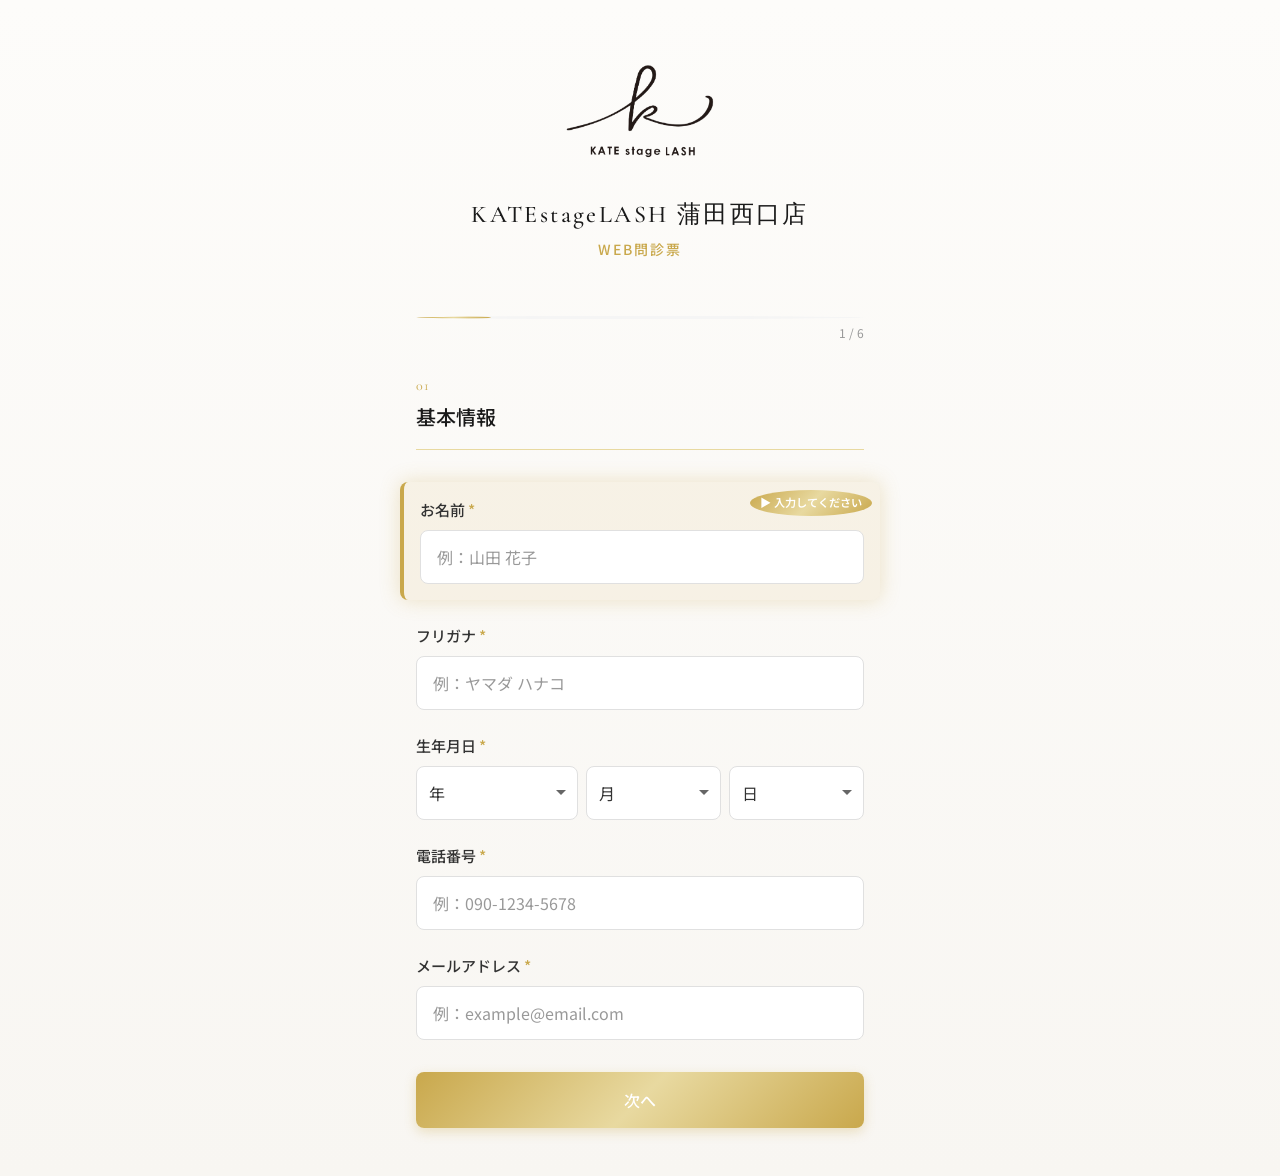
<file: index.html>
<!DOCTYPE html>
<html lang="ja">
<head>
    <meta charset="UTF-8">
    <meta name="viewport" content="width=device-width, initial-scale=1.0, maximum-scale=1.0, user-scalable=no">
    <title>Web問診票 | KATEstageLASH 蒲田西口店</title>
    <link rel="stylesheet" href="styles.css">
    <link rel="preconnect" href="https://fonts.googleapis.com">
    <link rel="preconnect" href="https://fonts.gstatic.com" crossorigin>
    <link href="https://fonts.googleapis.com/css2?family=Noto+Sans+JP:wght@300;400;500;600&family=Cormorant+Garamond:wght@400;500;600&display=swap" rel="stylesheet">
</head>
<body>
    <div class="container">
        <!-- Header -->
        <header class="header">
            <img src="assets/logo.png" alt="KATEstageLASH" class="logo">
            <h1 class="salon-name">KATEstageLASH 蒲田西口店</h1>
            <p class="header-subtitle">Web問診票</p>
        </header>

        <!-- Progress Bar -->
        <div class="progress-container">
            <div class="progress-bar">
                <div class="progress-fill" id="progressFill"></div>
            </div>
            <div class="progress-text">
                <span id="currentSection">1</span> / <span id="totalSections">10</span>
            </div>
        </div>

        <!-- Form -->
        <form id="questionnaireForm" novalidate>

            <!-- Section 1: Basic Information -->
            <section class="form-section active" data-section="1">
                <div class="section-header">
                    <span class="section-number">01</span>
                    <h2 class="section-title">基本情報</h2>
                </div>

                <div class="form-group">
                    <label class="form-label required">お名前</label>
                    <input type="text" name="name" class="form-input" placeholder="例：山田 花子" required>
                </div>

                <div class="form-group">
                    <label class="form-label required">フリガナ</label>
                    <input type="text" name="furigana" class="form-input" placeholder="例：ヤマダ ハナコ" required>
                </div>

                <div class="form-group">
                    <label class="form-label required">生年月日</label>
                    <div class="date-picker-group">
                        <select name="birthYear" class="form-select" required>
                            <option value="">年</option>
                        </select>
                        <select name="birthMonth" class="form-select" required>
                            <option value="">月</option>
                        </select>
                        <select name="birthDay" class="form-select" required>
                            <option value="">日</option>
                        </select>
                    </div>
                </div>

                <div class="form-group">
                    <label class="form-label required">電話番号</label>
                    <input type="tel" name="phone" class="form-input" placeholder="例：090-1234-5678" required>
                </div>

                <div class="form-group">
                    <label class="form-label required">メールアドレス</label>
                    <input type="email" name="email" class="form-input" placeholder="例：example@email.com" required>
                </div>

                <div class="button-group">
                    <button type="button" class="btn btn-next" data-next="2">次へ</button>
                </div>
            </section>

            <!-- Section 2: How did you find us -->
            <section class="form-section" data-section="2">
                <div class="section-header">
                    <span class="section-number">02</span>
                    <h2 class="section-title">当店を知った経路・来店動機</h2>
                </div>

                <div class="form-group">
                    <label class="form-label required">当店を何で知りましたか？（複数選択可）</label>
                    <div class="checkbox-group">
                        <label class="checkbox-item">
                            <input type="checkbox" name="howFound" value="HotpepperBeauty">
                            <span class="checkbox-custom"></span>
                            <span class="checkbox-label">HotpepperBeauty</span>
                        </label>
                        <label class="checkbox-item">
                            <input type="checkbox" name="howFound" value="Instagram（投稿）">
                            <span class="checkbox-custom"></span>
                            <span class="checkbox-label">Instagram（投稿）</span>
                        </label>
                        <label class="checkbox-item">
                            <input type="checkbox" name="howFound" value="Instagram（広告）">
                            <span class="checkbox-custom"></span>
                            <span class="checkbox-label">Instagram（広告）</span>
                        </label>
                        <label class="checkbox-item">
                            <input type="checkbox" name="howFound" value="GoogleMAP">
                            <span class="checkbox-custom"></span>
                            <span class="checkbox-label">GoogleMAP</span>
                        </label>
                        <label class="checkbox-item">
                            <input type="checkbox" name="howFound" value="Threads">
                            <span class="checkbox-custom"></span>
                            <span class="checkbox-label">Threads</span>
                        </label>
                        <label class="checkbox-item">
                            <input type="checkbox" name="howFound" value="看板">
                            <span class="checkbox-custom"></span>
                            <span class="checkbox-label">看板</span>
                        </label>
                        <label class="checkbox-item">
                            <input type="checkbox" name="howFound" value="紹介" data-toggle="referrerName">
                            <span class="checkbox-custom"></span>
                            <span class="checkbox-label">紹介</span>
                        </label>
                        <label class="checkbox-item">
                            <input type="checkbox" name="howFound" value="その他" data-toggle="howFoundOther">
                            <span class="checkbox-custom"></span>
                            <span class="checkbox-label">その他</span>
                        </label>
                        <label class="checkbox-item">
                            <input type="checkbox" name="howFound" value="覚えていない">
                            <span class="checkbox-custom"></span>
                            <span class="checkbox-label">覚えていない</span>
                        </label>
                    </div>
                </div>

                <div class="form-group conditional-field" id="referrerName" style="display: none;">
                    <label class="form-label">ご紹介者のお名前</label>
                    <input type="text" name="referrerName" class="form-input" placeholder="ご紹介者のお名前">
                </div>

                <div class="form-group conditional-field" id="howFoundOther" style="display: none;">
                    <label class="form-label">その他（具体的に）</label>
                    <input type="text" name="howFoundOther" class="form-input" placeholder="具体的にご記入ください">
                </div>

                <div class="form-group">
                    <label class="form-label required">本日のご来店動機は？（複数選択可）</label>
                    <div class="checkbox-group">
                        <label class="checkbox-item">
                            <input type="checkbox" name="visitReason" value="イベント・特別な予定がある">
                            <span class="checkbox-custom"></span>
                            <span class="checkbox-label">イベント・特別な予定がある</span>
                        </label>
                        <label class="checkbox-item">
                            <input type="checkbox" name="visitReason" value="定期的なメンテナンスとして">
                            <span class="checkbox-custom"></span>
                            <span class="checkbox-label">定期的なメンテナンスとして</span>
                        </label>
                        <label class="checkbox-item">
                            <input type="checkbox" name="visitReason" value="初めて施術を試してみたい">
                            <span class="checkbox-custom"></span>
                            <span class="checkbox-label">初めて施術を試してみたい</span>
                        </label>
                        <label class="checkbox-item">
                            <input type="checkbox" name="visitReason" value="他店からの乗り換え">
                            <span class="checkbox-custom"></span>
                            <span class="checkbox-label">他店からの乗り換え</span>
                        </label>
                        <label class="checkbox-item">
                            <input type="checkbox" name="visitReason" value="SNSの投稿を見て">
                            <span class="checkbox-custom"></span>
                            <span class="checkbox-label">SNSの投稿を見て</span>
                        </label>
                        <label class="checkbox-item">
                            <input type="checkbox" name="visitReason" value="口コミ・評判が良かった">
                            <span class="checkbox-custom"></span>
                            <span class="checkbox-label">口コミ・評判が良かった</span>
                        </label>
                        <label class="checkbox-item">
                            <input type="checkbox" name="visitReason" value="価格・クーポンに惹かれた">
                            <span class="checkbox-custom"></span>
                            <span class="checkbox-label">価格・クーポンに惹かれた</span>
                        </label>
                        <label class="checkbox-item">
                            <input type="checkbox" name="visitReason" value="自宅・職場から近い">
                            <span class="checkbox-custom"></span>
                            <span class="checkbox-label">自宅・職場から近い</span>
                        </label>
                        <label class="checkbox-item">
                            <input type="checkbox" name="visitReason" value="友人・知人のすすめ">
                            <span class="checkbox-custom"></span>
                            <span class="checkbox-label">友人・知人のすすめ</span>
                        </label>
                        <label class="checkbox-item">
                            <input type="checkbox" name="visitReason" value="特に理由はない">
                            <span class="checkbox-custom"></span>
                            <span class="checkbox-label">特に理由はない</span>
                        </label>
                    </div>
                </div>

                <div class="button-group">
                    <button type="button" class="btn btn-prev" data-prev="1">戻る</button>
                    <button type="button" class="btn btn-next" data-next="3">次へ</button>
                </div>
            </section>

            <!-- Section 3: Lifestyle -->
            <section class="form-section" data-section="3">
                <div class="section-header">
                    <span class="section-number">03</span>
                    <h2 class="section-title">ライフスタイル</h2>
                </div>

                <div class="form-group">
                    <label class="form-label required">ご職業</label>
                    <select name="occupation" class="form-select" required>
                        <option value="">選択してください</option>
                        <option value="会社員（事務・内勤）">会社員（事務・内勤）</option>
                        <option value="会社員（営業・外勤）">会社員（営業・外勤）</option>
                        <option value="医療・福祉関係">医療・福祉関係</option>
                        <option value="美容・アパレル関係">美容・アパレル関係</option>
                        <option value="飲食・サービス業">飲食・サービス業</option>
                        <option value="教育関係">教育関係</option>
                        <option value="公務員">公務員</option>
                        <option value="自営業・フリーランス">自営業・フリーランス</option>
                        <option value="専業主婦・主夫">専業主婦・主夫</option>
                        <option value="学生">学生</option>
                        <option value="その他">その他</option>
                        <option value="回答しない">回答しない</option>
                    </select>
                </div>

                <div class="form-group">
                    <label class="form-label required">普段のメイク頻度</label>
                    <div class="radio-group">
                        <label class="radio-item">
                            <input type="radio" name="makeupFrequency" value="毎日" required>
                            <span class="radio-custom"></span>
                            <span class="radio-label">毎日</span>
                        </label>
                        <label class="radio-item">
                            <input type="radio" name="makeupFrequency" value="週3〜5回程度">
                            <span class="radio-custom"></span>
                            <span class="radio-label">週3〜5回程度</span>
                        </label>
                        <label class="radio-item">
                            <input type="radio" name="makeupFrequency" value="週1〜2回程度">
                            <span class="radio-custom"></span>
                            <span class="radio-label">週1〜2回程度</span>
                        </label>
                        <label class="radio-item">
                            <input type="radio" name="makeupFrequency" value="ほとんどしない">
                            <span class="radio-custom"></span>
                            <span class="radio-label">ほとんどしない</span>
                        </label>
                        <label class="radio-item">
                            <input type="radio" name="makeupFrequency" value="わからない">
                            <span class="radio-custom"></span>
                            <span class="radio-label">わからない</span>
                        </label>
                    </div>
                </div>

                <div class="form-group">
                    <label class="form-label required">目元のメイク傾向</label>
                    <div class="radio-group">
                        <label class="radio-item">
                            <input type="radio" name="eyeMakeup" value="ナチュラル" required>
                            <span class="radio-custom"></span>
                            <span class="radio-label">ナチュラル</span>
                        </label>
                        <label class="radio-item">
                            <input type="radio" name="eyeMakeup" value="しっかりメイク">
                            <span class="radio-custom"></span>
                            <span class="radio-label">しっかりメイク</span>
                        </label>
                        <label class="radio-item">
                            <input type="radio" name="eyeMakeup" value="つけまつ毛を使用">
                            <span class="radio-custom"></span>
                            <span class="radio-label">つけまつ毛を使用</span>
                        </label>
                        <label class="radio-item">
                            <input type="radio" name="eyeMakeup" value="アイラインのみ">
                            <span class="radio-custom"></span>
                            <span class="radio-label">アイラインのみ</span>
                        </label>
                        <label class="radio-item">
                            <input type="radio" name="eyeMakeup" value="ほぼしない">
                            <span class="radio-custom"></span>
                            <span class="radio-label">ほぼしない</span>
                        </label>
                        <label class="radio-item">
                            <input type="radio" name="eyeMakeup" value="わからない">
                            <span class="radio-custom"></span>
                            <span class="radio-label">わからない</span>
                        </label>
                    </div>
                </div>

                <div class="form-group">
                    <label class="form-label required">就寝時の姿勢</label>
                    <div class="radio-group">
                        <label class="radio-item">
                            <input type="radio" name="sleepPosition" value="仰向け" required>
                            <span class="radio-custom"></span>
                            <span class="radio-label">仰向け</span>
                        </label>
                        <label class="radio-item">
                            <input type="radio" name="sleepPosition" value="横向き">
                            <span class="radio-custom"></span>
                            <span class="radio-label">横向き</span>
                        </label>
                        <label class="radio-item">
                            <input type="radio" name="sleepPosition" value="うつ伏せ">
                            <span class="radio-custom"></span>
                            <span class="radio-label">うつ伏せ</span>
                        </label>
                        <label class="radio-item">
                            <input type="radio" name="sleepPosition" value="決まっていない">
                            <span class="radio-custom"></span>
                            <span class="radio-label">決まっていない</span>
                        </label>
                        <label class="radio-item">
                            <input type="radio" name="sleepPosition" value="わからない">
                            <span class="radio-custom"></span>
                            <span class="radio-label">わからない</span>
                        </label>
                    </div>
                </div>

                <div class="form-group">
                    <label class="form-label required">運動・サウナ・プールの頻度</label>
                    <div class="radio-group">
                        <label class="radio-item">
                            <input type="radio" name="exerciseFrequency" value="週3回以上" required>
                            <span class="radio-custom"></span>
                            <span class="radio-label">週3回以上</span>
                        </label>
                        <label class="radio-item">
                            <input type="radio" name="exerciseFrequency" value="週1〜2回">
                            <span class="radio-custom"></span>
                            <span class="radio-label">週1〜2回</span>
                        </label>
                        <label class="radio-item">
                            <input type="radio" name="exerciseFrequency" value="月数回程度">
                            <span class="radio-custom"></span>
                            <span class="radio-label">月数回程度</span>
                        </label>
                        <label class="radio-item">
                            <input type="radio" name="exerciseFrequency" value="ほとんどしない">
                            <span class="radio-custom"></span>
                            <span class="radio-label">ほとんどしない</span>
                        </label>
                        <label class="radio-item">
                            <input type="radio" name="exerciseFrequency" value="わからない">
                            <span class="radio-custom"></span>
                            <span class="radio-label">わからない</span>
                        </label>
                    </div>
                </div>

                <div class="form-group">
                    <label class="form-label required">オイルクレンジングの使用</label>
                    <div class="radio-group">
                        <label class="radio-item">
                            <input type="radio" name="oilCleansing" value="使用している" required>
                            <span class="radio-custom"></span>
                            <span class="radio-label">使用している</span>
                        </label>
                        <label class="radio-item">
                            <input type="radio" name="oilCleansing" value="使用していない">
                            <span class="radio-custom"></span>
                            <span class="radio-label">使用していない</span>
                        </label>
                        <label class="radio-item">
                            <input type="radio" name="oilCleansing" value="わからない">
                            <span class="radio-custom"></span>
                            <span class="radio-label">わからない</span>
                        </label>
                    </div>
                </div>

                <div class="button-group">
                    <button type="button" class="btn btn-prev" data-prev="2">戻る</button>
                    <button type="button" class="btn btn-next" data-next="4">次へ</button>
                </div>
            </section>

            <!-- Section 4: Health & Allergies -->
            <section class="form-section" data-section="4">
                <div class="section-header">
                    <span class="section-number">04</span>
                    <h2 class="section-title">健康状態・アレルギー歴</h2>
                </div>

                <div class="form-group">
                    <label class="form-label required">現在、眼科に通院中ですか？</label>
                    <div class="radio-group">
                        <label class="radio-item">
                            <input type="radio" name="eyeClinic" value="はい" data-toggle="eyeClinicDetails" required>
                            <span class="radio-custom"></span>
                            <span class="radio-label">はい</span>
                        </label>
                        <label class="radio-item">
                            <input type="radio" name="eyeClinic" value="いいえ">
                            <span class="radio-custom"></span>
                            <span class="radio-label">いいえ</span>
                        </label>
                        <label class="radio-item">
                            <input type="radio" name="eyeClinic" value="わからない">
                            <span class="radio-custom"></span>
                            <span class="radio-label">わからない</span>
                        </label>
                    </div>
                </div>

                <div class="form-group conditional-field" id="eyeClinicDetails" style="display: none;">
                    <label class="form-label">病名・症状（複数選択可）</label>
                    <div class="checkbox-group">
                        <label class="checkbox-item">
                            <input type="checkbox" name="eyeClinicCondition" value="結膜炎">
                            <span class="checkbox-custom"></span>
                            <span class="checkbox-label">結膜炎</span>
                        </label>
                        <label class="checkbox-item">
                            <input type="checkbox" name="eyeClinicCondition" value="ものもらい">
                            <span class="checkbox-custom"></span>
                            <span class="checkbox-label">ものもらい</span>
                        </label>
                        <label class="checkbox-item">
                            <input type="checkbox" name="eyeClinicCondition" value="ドライアイ">
                            <span class="checkbox-custom"></span>
                            <span class="checkbox-label">ドライアイ</span>
                        </label>
                        <label class="checkbox-item">
                            <input type="checkbox" name="eyeClinicCondition" value="緑内障">
                            <span class="checkbox-custom"></span>
                            <span class="checkbox-label">緑内障</span>
                        </label>
                        <label class="checkbox-item">
                            <input type="checkbox" name="eyeClinicCondition" value="白内障">
                            <span class="checkbox-custom"></span>
                            <span class="checkbox-label">白内障</span>
                        </label>
                        <label class="checkbox-item">
                            <input type="checkbox" name="eyeClinicCondition" value="その他" data-toggle="eyeClinicOther">
                            <span class="checkbox-custom"></span>
                            <span class="checkbox-label">その他</span>
                        </label>
                    </div>
                    <div class="form-group conditional-field" id="eyeClinicOther" style="display: none; margin-top: 12px;">
                        <input type="text" name="eyeClinicOther" class="form-input" placeholder="その他の病名・症状">
                    </div>
                </div>

                <div class="form-group">
                    <label class="form-label required">目の病気の既往歴（複数選択可）</label>
                    <div class="checkbox-group">
                        <label class="checkbox-item">
                            <input type="checkbox" name="eyeHistory" value="結膜炎">
                            <span class="checkbox-custom"></span>
                            <span class="checkbox-label">結膜炎</span>
                        </label>
                        <label class="checkbox-item">
                            <input type="checkbox" name="eyeHistory" value="ものもらい">
                            <span class="checkbox-custom"></span>
                            <span class="checkbox-label">ものもらい</span>
                        </label>
                        <label class="checkbox-item">
                            <input type="checkbox" name="eyeHistory" value="ドライアイ">
                            <span class="checkbox-custom"></span>
                            <span class="checkbox-label">ドライアイ</span>
                        </label>
                        <label class="checkbox-item">
                            <input type="checkbox" name="eyeHistory" value="緑内障">
                            <span class="checkbox-custom"></span>
                            <span class="checkbox-label">緑内障</span>
                        </label>
                        <label class="checkbox-item">
                            <input type="checkbox" name="eyeHistory" value="白内障">
                            <span class="checkbox-custom"></span>
                            <span class="checkbox-label">白内障</span>
                        </label>
                        <label class="checkbox-item">
                            <input type="checkbox" name="eyeHistory" value="その他" data-toggle="eyeHistoryOther">
                            <span class="checkbox-custom"></span>
                            <span class="checkbox-label">その他</span>
                        </label>
                        <label class="checkbox-item">
                            <input type="checkbox" name="eyeHistory" value="特になし">
                            <span class="checkbox-custom"></span>
                            <span class="checkbox-label">特になし</span>
                        </label>
                        <label class="checkbox-item">
                            <input type="checkbox" name="eyeHistory" value="わからない">
                            <span class="checkbox-custom"></span>
                            <span class="checkbox-label">わからない</span>
                        </label>
                    </div>
                </div>

                <div class="form-group conditional-field" id="eyeHistoryOther" style="display: none;">
                    <label class="form-label">その他（具体的に）</label>
                    <input type="text" name="eyeHistoryOther" class="form-input" placeholder="具体的にご記入ください">
                </div>

                <div class="form-group">
                    <label class="form-label required">アレルギーの有無（複数選択可）</label>
                    <div class="checkbox-group">
                        <label class="checkbox-item">
                            <input type="checkbox" name="allergies" value="金属アレルギー">
                            <span class="checkbox-custom"></span>
                            <span class="checkbox-label">金属アレルギー</span>
                        </label>
                        <label class="checkbox-item">
                            <input type="checkbox" name="allergies" value="ラテックス（ゴム）">
                            <span class="checkbox-custom"></span>
                            <span class="checkbox-label">ラテックス（ゴム）</span>
                        </label>
                        <label class="checkbox-item">
                            <input type="checkbox" name="allergies" value="花粉症">
                            <span class="checkbox-custom"></span>
                            <span class="checkbox-label">花粉症</span>
                        </label>
                        <label class="checkbox-item">
                            <input type="checkbox" name="allergies" value="化粧品">
                            <span class="checkbox-custom"></span>
                            <span class="checkbox-label">化粧品</span>
                        </label>
                        <label class="checkbox-item">
                            <input type="checkbox" name="allergies" value="食物アレルギー">
                            <span class="checkbox-custom"></span>
                            <span class="checkbox-label">食物アレルギー</span>
                        </label>
                        <label class="checkbox-item">
                            <input type="checkbox" name="allergies" value="その他" data-toggle="allergiesOther">
                            <span class="checkbox-custom"></span>
                            <span class="checkbox-label">その他</span>
                        </label>
                        <label class="checkbox-item">
                            <input type="checkbox" name="allergies" value="特になし">
                            <span class="checkbox-custom"></span>
                            <span class="checkbox-label">特になし</span>
                        </label>
                        <label class="checkbox-item">
                            <input type="checkbox" name="allergies" value="わからない">
                            <span class="checkbox-custom"></span>
                            <span class="checkbox-label">わからない</span>
                        </label>
                    </div>
                </div>

                <div class="form-group conditional-field" id="allergiesOther" style="display: none;">
                    <label class="form-label">その他（具体的に）</label>
                    <input type="text" name="allergiesOther" class="form-input" placeholder="具体的にご記入ください">
                </div>

                <div class="form-group">
                    <label class="form-label required">過去のまつ毛・眉毛施術でのトラブル経験（複数選択可）</label>
                    <div class="checkbox-group">
                        <label class="checkbox-item">
                            <input type="checkbox" name="pastTroubles" value="かぶれ・赤み">
                            <span class="checkbox-custom"></span>
                            <span class="checkbox-label">かぶれ・赤み</span>
                        </label>
                        <label class="checkbox-item">
                            <input type="checkbox" name="pastTroubles" value="腫れ">
                            <span class="checkbox-custom"></span>
                            <span class="checkbox-label">腫れ</span>
                        </label>
                        <label class="checkbox-item">
                            <input type="checkbox" name="pastTroubles" value="かゆみ">
                            <span class="checkbox-custom"></span>
                            <span class="checkbox-label">かゆみ</span>
                        </label>
                        <label class="checkbox-item">
                            <input type="checkbox" name="pastTroubles" value="痛み">
                            <span class="checkbox-custom"></span>
                            <span class="checkbox-label">痛み</span>
                        </label>
                        <label class="checkbox-item">
                            <input type="checkbox" name="pastTroubles" value="その他">
                            <span class="checkbox-custom"></span>
                            <span class="checkbox-label">その他</span>
                        </label>
                        <label class="checkbox-item">
                            <input type="checkbox" name="pastTroubles" value="特になし">
                            <span class="checkbox-custom"></span>
                            <span class="checkbox-label">特になし</span>
                        </label>
                        <label class="checkbox-item">
                            <input type="checkbox" name="pastTroubles" value="わからない・覚えていない">
                            <span class="checkbox-custom"></span>
                            <span class="checkbox-label">わからない・覚えていない</span>
                        </label>
                    </div>
                </div>

                <div class="form-group">
                    <label class="form-label required">現在服用中のお薬</label>
                    <div class="radio-group">
                        <label class="radio-item">
                            <input type="radio" name="medication" value="あり" data-toggle="medicationDetails" required>
                            <span class="radio-custom"></span>
                            <span class="radio-label">あり</span>
                        </label>
                        <label class="radio-item">
                            <input type="radio" name="medication" value="なし">
                            <span class="radio-custom"></span>
                            <span class="radio-label">なし</span>
                        </label>
                        <label class="radio-item">
                            <input type="radio" name="medication" value="わからない">
                            <span class="radio-custom"></span>
                            <span class="radio-label">わからない</span>
                        </label>
                    </div>
                </div>

                <div class="form-group conditional-field" id="medicationDetails" style="display: none;">
                    <label class="form-label">薬名（わかる範囲で）</label>
                    <input type="text" name="medicationDetails" class="form-input" placeholder="お薬の名前をご記入ください">
                </div>

                <div class="form-group">
                    <label class="form-label required">皮膚疾患の有無（複数選択可）</label>
                    <div class="checkbox-group">
                        <label class="checkbox-item">
                            <input type="checkbox" name="skinCondition" value="アトピー性皮膚炎">
                            <span class="checkbox-custom"></span>
                            <span class="checkbox-label">アトピー性皮膚炎</span>
                        </label>
                        <label class="checkbox-item">
                            <input type="checkbox" name="skinCondition" value="敏感肌">
                            <span class="checkbox-custom"></span>
                            <span class="checkbox-label">敏感肌</span>
                        </label>
                        <label class="checkbox-item">
                            <input type="checkbox" name="skinCondition" value="接触性皮膚炎">
                            <span class="checkbox-custom"></span>
                            <span class="checkbox-label">接触性皮膚炎</span>
                        </label>
                        <label class="checkbox-item">
                            <input type="checkbox" name="skinCondition" value="その他">
                            <span class="checkbox-custom"></span>
                            <span class="checkbox-label">その他</span>
                        </label>
                        <label class="checkbox-item">
                            <input type="checkbox" name="skinCondition" value="特になし">
                            <span class="checkbox-custom"></span>
                            <span class="checkbox-label">特になし</span>
                        </label>
                        <label class="checkbox-item">
                            <input type="checkbox" name="skinCondition" value="わからない">
                            <span class="checkbox-custom"></span>
                            <span class="checkbox-label">わからない</span>
                        </label>
                    </div>
                </div>

                <div class="form-group">
                    <label class="form-label required">妊娠中または授乳中ですか？</label>
                    <div class="radio-group">
                        <label class="radio-item">
                            <input type="radio" name="pregnancy" value="妊娠中" required>
                            <span class="radio-custom"></span>
                            <span class="radio-label">妊娠中</span>
                        </label>
                        <label class="radio-item">
                            <input type="radio" name="pregnancy" value="授乳中">
                            <span class="radio-custom"></span>
                            <span class="radio-label">授乳中</span>
                        </label>
                        <label class="radio-item">
                            <input type="radio" name="pregnancy" value="どちらでもない">
                            <span class="radio-custom"></span>
                            <span class="radio-label">どちらでもない</span>
                        </label>
                        <label class="radio-item">
                            <input type="radio" name="pregnancy" value="回答しない">
                            <span class="radio-custom"></span>
                            <span class="radio-label">回答しない</span>
                        </label>
                    </div>
                </div>

                <div class="form-group">
                    <label class="form-label required">過去3ヶ月以内の美容医療施術歴（複数選択可）</label>
                    <div class="checkbox-group">
                        <label class="checkbox-item">
                            <input type="checkbox" name="cosmeticHistory" value="目元の整形">
                            <span class="checkbox-custom"></span>
                            <span class="checkbox-label">目元の整形</span>
                        </label>
                        <label class="checkbox-item">
                            <input type="checkbox" name="cosmeticHistory" value="ボトックス">
                            <span class="checkbox-custom"></span>
                            <span class="checkbox-label">ボトックス</span>
                        </label>
                        <label class="checkbox-item">
                            <input type="checkbox" name="cosmeticHistory" value="ヒアルロン酸注入">
                            <span class="checkbox-custom"></span>
                            <span class="checkbox-label">ヒアルロン酸注入</span>
                        </label>
                        <label class="checkbox-item">
                            <input type="checkbox" name="cosmeticHistory" value="その他">
                            <span class="checkbox-custom"></span>
                            <span class="checkbox-label">その他</span>
                        </label>
                        <label class="checkbox-item">
                            <input type="checkbox" name="cosmeticHistory" value="特になし">
                            <span class="checkbox-custom"></span>
                            <span class="checkbox-label">特になし</span>
                        </label>
                        <label class="checkbox-item">
                            <input type="checkbox" name="cosmeticHistory" value="わからない・覚えていない">
                            <span class="checkbox-custom"></span>
                            <span class="checkbox-label">わからない・覚えていない</span>
                        </label>
                    </div>
                </div>

                <div class="button-group">
                    <button type="button" class="btn btn-prev" data-prev="3">戻る</button>
                    <button type="button" class="btn btn-next" data-next="5">次へ</button>
                </div>
            </section>

            <!-- Section 5: Current Eye Condition -->
            <section class="form-section" data-section="5">
                <div class="section-header">
                    <span class="section-number">05</span>
                    <h2 class="section-title">目元の現在の状態</h2>
                </div>

                <div class="form-group">
                    <label class="form-label required">コンタクトレンズの使用</label>
                    <div class="radio-group">
                        <label class="radio-item">
                            <input type="radio" name="contactLens" value="ソフトコンタクト" required>
                            <span class="radio-custom"></span>
                            <span class="radio-label">ソフトコンタクト</span>
                        </label>
                        <label class="radio-item">
                            <input type="radio" name="contactLens" value="ハードコンタクト">
                            <span class="radio-custom"></span>
                            <span class="radio-label">ハードコンタクト</span>
                        </label>
                        <label class="radio-item">
                            <input type="radio" name="contactLens" value="カラーコンタクト">
                            <span class="radio-custom"></span>
                            <span class="radio-label">カラーコンタクト</span>
                        </label>
                        <label class="radio-item">
                            <input type="radio" name="contactLens" value="使用していない">
                            <span class="radio-custom"></span>
                            <span class="radio-label">使用していない</span>
                        </label>
                        <label class="radio-item">
                            <input type="radio" name="contactLens" value="わからない">
                            <span class="radio-custom"></span>
                            <span class="radio-label">わからない</span>
                        </label>
                    </div>
                </div>

                <div class="form-group">
                    <label class="form-label required">現在の目元の気になる症状（複数選択可）</label>
                    <div class="checkbox-group">
                        <label class="checkbox-item">
                            <input type="checkbox" name="eyeSymptoms" value="かゆみ">
                            <span class="checkbox-custom"></span>
                            <span class="checkbox-label">かゆみ</span>
                        </label>
                        <label class="checkbox-item">
                            <input type="checkbox" name="eyeSymptoms" value="充血">
                            <span class="checkbox-custom"></span>
                            <span class="checkbox-label">充血</span>
                        </label>
                        <label class="checkbox-item">
                            <input type="checkbox" name="eyeSymptoms" value="乾燥">
                            <span class="checkbox-custom"></span>
                            <span class="checkbox-label">乾燥</span>
                        </label>
                        <label class="checkbox-item">
                            <input type="checkbox" name="eyeSymptoms" value="違和感">
                            <span class="checkbox-custom"></span>
                            <span class="checkbox-label">違和感</span>
                        </label>
                        <label class="checkbox-item">
                            <input type="checkbox" name="eyeSymptoms" value="その他">
                            <span class="checkbox-custom"></span>
                            <span class="checkbox-label">その他</span>
                        </label>
                        <label class="checkbox-item">
                            <input type="checkbox" name="eyeSymptoms" value="特になし">
                            <span class="checkbox-custom"></span>
                            <span class="checkbox-label">特になし</span>
                        </label>
                        <label class="checkbox-item">
                            <input type="checkbox" name="eyeSymptoms" value="わからない">
                            <span class="checkbox-custom"></span>
                            <span class="checkbox-label">わからない</span>
                        </label>
                    </div>
                </div>

                <div class="form-group">
                    <label class="form-label required">まつ毛の状態（複数選択可）</label>
                    <div class="checkbox-group">
                        <label class="checkbox-item">
                            <input type="checkbox" name="lashCondition" value="抜けやすい">
                            <span class="checkbox-custom"></span>
                            <span class="checkbox-label">抜けやすい</span>
                        </label>
                        <label class="checkbox-item">
                            <input type="checkbox" name="lashCondition" value="細い">
                            <span class="checkbox-custom"></span>
                            <span class="checkbox-label">細い</span>
                        </label>
                        <label class="checkbox-item">
                            <input type="checkbox" name="lashCondition" value="まばら">
                            <span class="checkbox-custom"></span>
                            <span class="checkbox-label">まばら</span>
                        </label>
                        <label class="checkbox-item">
                            <input type="checkbox" name="lashCondition" value="短い">
                            <span class="checkbox-custom"></span>
                            <span class="checkbox-label">短い</span>
                        </label>
                        <label class="checkbox-item">
                            <input type="checkbox" name="lashCondition" value="下向きに生えている">
                            <span class="checkbox-custom"></span>
                            <span class="checkbox-label">下向きに生えている</span>
                        </label>
                        <label class="checkbox-item">
                            <input type="checkbox" name="lashCondition" value="特に気にならない">
                            <span class="checkbox-custom"></span>
                            <span class="checkbox-label">特に気にならない</span>
                        </label>
                        <label class="checkbox-item">
                            <input type="checkbox" name="lashCondition" value="わからない">
                            <span class="checkbox-custom"></span>
                            <span class="checkbox-label">わからない</span>
                        </label>
                    </div>
                </div>

                <div class="form-group">
                    <label class="form-label required">眉毛の状態（複数選択可）</label>
                    <div class="checkbox-group">
                        <label class="checkbox-item">
                            <input type="checkbox" name="browCondition" value="薄い">
                            <span class="checkbox-custom"></span>
                            <span class="checkbox-label">薄い</span>
                        </label>
                        <label class="checkbox-item">
                            <input type="checkbox" name="browCondition" value="まばら">
                            <span class="checkbox-custom"></span>
                            <span class="checkbox-label">まばら</span>
                        </label>
                        <label class="checkbox-item">
                            <input type="checkbox" name="browCondition" value="左右差がある">
                            <span class="checkbox-custom"></span>
                            <span class="checkbox-label">左右差がある</span>
                        </label>
                        <label class="checkbox-item">
                            <input type="checkbox" name="browCondition" value="生え癖がある">
                            <span class="checkbox-custom"></span>
                            <span class="checkbox-label">生え癖がある</span>
                        </label>
                        <label class="checkbox-item">
                            <input type="checkbox" name="browCondition" value="特に気にならない">
                            <span class="checkbox-custom"></span>
                            <span class="checkbox-label">特に気にならない</span>
                        </label>
                        <label class="checkbox-item">
                            <input type="checkbox" name="browCondition" value="わからない">
                            <span class="checkbox-custom"></span>
                            <span class="checkbox-label">わからない</span>
                        </label>
                    </div>
                </div>

                <div class="button-group">
                    <button type="button" class="btn btn-prev" data-prev="4">戻る</button>
                    <button type="button" class="btn btn-next" data-next="6">次へ</button>
                </div>
            </section>

            <!-- Section 6: Treatment History -->
            <section class="form-section" data-section="6">
                <div class="section-header">
                    <span class="section-number">06</span>
                    <h2 class="section-title">施術歴・経験</h2>
                </div>

                <div class="form-group">
                    <label class="form-label required">まつ毛エクステの経験</label>
                    <div class="radio-group">
                        <label class="radio-item">
                            <input type="radio" name="lashExtExperience" value="初めて" required>
                            <span class="radio-custom"></span>
                            <span class="radio-label">初めて</span>
                        </label>
                        <label class="radio-item">
                            <input type="radio" name="lashExtExperience" value="1〜2回程度" data-toggle="lashExtDetails">
                            <span class="radio-custom"></span>
                            <span class="radio-label">1〜2回程度</span>
                        </label>
                        <label class="radio-item">
                            <input type="radio" name="lashExtExperience" value="定期的に通っている" data-toggle="lashExtDetails">
                            <span class="radio-custom"></span>
                            <span class="radio-label">定期的に通っている</span>
                        </label>
                        <label class="radio-item">
                            <input type="radio" name="lashExtExperience" value="以前通っていたが今は通っていない" data-toggle="lashExtDetails">
                            <span class="radio-custom"></span>
                            <span class="radio-label">以前通っていたが今は通っていない</span>
                        </label>
                        <label class="radio-item">
                            <input type="radio" name="lashExtExperience" value="わからない・覚えていない">
                            <span class="radio-custom"></span>
                            <span class="radio-label">わからない・覚えていない</span>
                        </label>
                    </div>
                </div>

                <div class="form-group conditional-field" id="lashExtDetails" style="display: none;">
                    <label class="form-label">最後にまつ毛エクステをした時期</label>
                    <select name="lashExtLastTime" class="form-select">
                        <option value="">選択してください</option>
                        <option value="1ヶ月以内">1ヶ月以内</option>
                        <option value="1〜3ヶ月前">1〜3ヶ月前</option>
                        <option value="3ヶ月〜半年前">3ヶ月〜半年前</option>
                        <option value="半年〜1年前">半年〜1年前</option>
                        <option value="1年以上前">1年以上前</option>
                        <option value="わからない・覚えていない">わからない・覚えていない</option>
                    </select>

                    <label class="form-label" style="margin-top: 16px;">現在残っているエクステの有無</label>
                    <div class="radio-group">
                        <label class="radio-item">
                            <input type="radio" name="remainingExt" value="あり">
                            <span class="radio-custom"></span>
                            <span class="radio-label">あり</span>
                        </label>
                        <label class="radio-item">
                            <input type="radio" name="remainingExt" value="なし">
                            <span class="radio-custom"></span>
                            <span class="radio-label">なし</span>
                        </label>
                        <label class="radio-item">
                            <input type="radio" name="remainingExt" value="わからない">
                            <span class="radio-custom"></span>
                            <span class="radio-label">わからない</span>
                        </label>
                    </div>
                </div>

                <div class="form-group">
                    <label class="form-label required">まつ毛パーマの経験</label>
                    <div class="radio-group">
                        <label class="radio-item">
                            <input type="radio" name="lashPermExperience" value="初めて" required>
                            <span class="radio-custom"></span>
                            <span class="radio-label">初めて</span>
                        </label>
                        <label class="radio-item">
                            <input type="radio" name="lashPermExperience" value="1〜2回程度" data-toggle="lashPermDetails">
                            <span class="radio-custom"></span>
                            <span class="radio-label">1〜2回程度</span>
                        </label>
                        <label class="radio-item">
                            <input type="radio" name="lashPermExperience" value="定期的に通っている" data-toggle="lashPermDetails">
                            <span class="radio-custom"></span>
                            <span class="radio-label">定期的に通っている</span>
                        </label>
                        <label class="radio-item">
                            <input type="radio" name="lashPermExperience" value="以前通っていたが今は通っていない" data-toggle="lashPermDetails">
                            <span class="radio-custom"></span>
                            <span class="radio-label">以前通っていたが今は通っていない</span>
                        </label>
                        <label class="radio-item">
                            <input type="radio" name="lashPermExperience" value="わからない・覚えていない">
                            <span class="radio-custom"></span>
                            <span class="radio-label">わからない・覚えていない</span>
                        </label>
                    </div>
                </div>

                <div class="form-group conditional-field" id="lashPermDetails" style="display: none;">
                    <label class="form-label">最後にまつ毛パーマをした時期</label>
                    <select name="lashPermLastTime" class="form-select">
                        <option value="">選択してください</option>
                        <option value="1ヶ月以内">1ヶ月以内</option>
                        <option value="1〜3ヶ月前">1〜3ヶ月前</option>
                        <option value="3ヶ月〜半年前">3ヶ月〜半年前</option>
                        <option value="半年〜1年前">半年〜1年前</option>
                        <option value="1年以上前">1年以上前</option>
                        <option value="わからない・覚えていない">わからない・覚えていない</option>
                    </select>
                </div>

                <div class="form-group">
                    <label class="form-label required">眉毛サロンの経験</label>
                    <div class="radio-group">
                        <label class="radio-item">
                            <input type="radio" name="browSalonExperience" value="初めて" required>
                            <span class="radio-custom"></span>
                            <span class="radio-label">初めて</span>
                        </label>
                        <label class="radio-item">
                            <input type="radio" name="browSalonExperience" value="1〜2回程度">
                            <span class="radio-custom"></span>
                            <span class="radio-label">1〜2回程度</span>
                        </label>
                        <label class="radio-item">
                            <input type="radio" name="browSalonExperience" value="定期的に通っている">
                            <span class="radio-custom"></span>
                            <span class="radio-label">定期的に通っている</span>
                        </label>
                        <label class="radio-item">
                            <input type="radio" name="browSalonExperience" value="以前通っていたが今は通っていない">
                            <span class="radio-custom"></span>
                            <span class="radio-label">以前通っていたが今は通っていない</span>
                        </label>
                        <label class="radio-item">
                            <input type="radio" name="browSalonExperience" value="わからない・覚えていない">
                            <span class="radio-custom"></span>
                            <span class="radio-label">わからない・覚えていない</span>
                        </label>
                    </div>
                </div>

                <div class="form-group">
                    <label class="form-label required">眉毛ワックス脱毛の経験</label>
                    <div class="radio-group">
                        <label class="radio-item">
                            <input type="radio" name="browWaxExperience" value="初めて" required>
                            <span class="radio-custom"></span>
                            <span class="radio-label">初めて</span>
                        </label>
                        <label class="radio-item">
                            <input type="radio" name="browWaxExperience" value="1〜2回程度" data-toggle="browWaxDetails">
                            <span class="radio-custom"></span>
                            <span class="radio-label">1〜2回程度</span>
                        </label>
                        <label class="radio-item">
                            <input type="radio" name="browWaxExperience" value="定期的に受けている" data-toggle="browWaxDetails">
                            <span class="radio-custom"></span>
                            <span class="radio-label">定期的に受けている</span>
                        </label>
                        <label class="radio-item">
                            <input type="radio" name="browWaxExperience" value="以前受けたことがあるが今は受けていない" data-toggle="browWaxDetails">
                            <span class="radio-custom"></span>
                            <span class="radio-label">以前受けたことがあるが今は受けていない</span>
                        </label>
                        <label class="radio-item">
                            <input type="radio" name="browWaxExperience" value="わからない・覚えていない">
                            <span class="radio-custom"></span>
                            <span class="radio-label">わからない・覚えていない</span>
                        </label>
                    </div>
                </div>

                <div class="form-group conditional-field" id="browWaxDetails" style="display: none;">
                    <label class="form-label">最後に眉毛ワックスを受けた時期</label>
                    <select name="browWaxLastTime" class="form-select">
                        <option value="">選択してください</option>
                        <option value="1ヶ月以内">1ヶ月以内</option>
                        <option value="1〜3ヶ月前">1〜3ヶ月前</option>
                        <option value="3ヶ月〜半年前">3ヶ月〜半年前</option>
                        <option value="半年〜1年前">半年〜1年前</option>
                        <option value="1年以上前">1年以上前</option>
                        <option value="わからない・覚えていない">わからない・覚えていない</option>
                    </select>
                </div>

                <div class="form-group">
                    <label class="form-label required">過去の施術で気になった点・トラブル（複数選択可）</label>
                    <div class="checkbox-group">
                        <label class="checkbox-item">
                            <input type="checkbox" name="pastIssues" value="仕上がりがイメージと違った">
                            <span class="checkbox-custom"></span>
                            <span class="checkbox-label">仕上がりがイメージと違った</span>
                        </label>
                        <label class="checkbox-item">
                            <input type="checkbox" name="pastIssues" value="持ちが悪かった">
                            <span class="checkbox-custom"></span>
                            <span class="checkbox-label">持ちが悪かった</span>
                        </label>
                        <label class="checkbox-item">
                            <input type="checkbox" name="pastIssues" value="痛みがあった">
                            <span class="checkbox-custom"></span>
                            <span class="checkbox-label">痛みがあった</span>
                        </label>
                        <label class="checkbox-item">
                            <input type="checkbox" name="pastIssues" value="肌トラブルがあった">
                            <span class="checkbox-custom"></span>
                            <span class="checkbox-label">肌トラブルがあった</span>
                        </label>
                        <label class="checkbox-item">
                            <input type="checkbox" name="pastIssues" value="その他">
                            <span class="checkbox-custom"></span>
                            <span class="checkbox-label">その他</span>
                        </label>
                        <label class="checkbox-item">
                            <input type="checkbox" name="pastIssues" value="特になし">
                            <span class="checkbox-custom"></span>
                            <span class="checkbox-label">特になし</span>
                        </label>
                        <label class="checkbox-item">
                            <input type="checkbox" name="pastIssues" value="わからない・覚えていない">
                            <span class="checkbox-custom"></span>
                            <span class="checkbox-label">わからない・覚えていない</span>
                        </label>
                    </div>
                </div>

                <div class="button-group">
                    <button type="button" class="btn btn-prev" data-prev="5">戻る</button>
                    <button type="button" class="btn btn-next" data-next="7">次へ</button>
                </div>
            </section>

            <!-- Section 7: Preferences & Design -->
            <section class="form-section" data-section="7">
                <div class="section-header">
                    <span class="section-number">07</span>
                    <h2 class="section-title">ご希望・デザインイメージ</h2>
                </div>

                <div class="form-group">
                    <label class="form-label required">本日のご希望メニュー（複数選択可）</label>
                    <div class="checkbox-group">
                        <label class="checkbox-item">
                            <input type="checkbox" name="desiredMenu" value="まつ毛パーマ">
                            <span class="checkbox-custom"></span>
                            <span class="checkbox-label">まつ毛パーマ</span>
                        </label>
                        <label class="checkbox-item">
                            <input type="checkbox" name="desiredMenu" value="まつ毛エクステ">
                            <span class="checkbox-custom"></span>
                            <span class="checkbox-label">まつ毛エクステ</span>
                        </label>
                        <label class="checkbox-item">
                            <input type="checkbox" name="desiredMenu" value="眉毛スタイリング（ワックス脱毛含む）">
                            <span class="checkbox-custom"></span>
                            <span class="checkbox-label">眉毛スタイリング（ワックス脱毛含む）</span>
                        </label>
                        <label class="checkbox-item">
                            <input type="checkbox" name="desiredMenu" value="眉毛＋まつ毛のセットメニュー">
                            <span class="checkbox-custom"></span>
                            <span class="checkbox-label">眉毛＋まつ毛のセットメニュー</span>
                        </label>
                        <label class="checkbox-item">
                            <input type="checkbox" name="desiredMenu" value="その他">
                            <span class="checkbox-custom"></span>
                            <span class="checkbox-label">その他</span>
                        </label>
                        <label class="checkbox-item">
                            <input type="checkbox" name="desiredMenu" value="相談して決めたい">
                            <span class="checkbox-custom"></span>
                            <span class="checkbox-label">相談して決めたい</span>
                        </label>
                    </div>
                </div>

                <div class="form-group">
                    <label class="form-label required">まつ毛の仕上がりイメージ</label>
                    <div class="radio-group image-radio-group">
                        <label class="radio-item image-radio-item">
                            <input type="radio" name="lashStyle" value="ナチュラル" required>
                            <span class="radio-custom"></span>
                            <span class="radio-label">ナチュラル</span>
                        </label>
                        <label class="radio-item image-radio-item">
                            <input type="radio" name="lashStyle" value="華やか・ボリューム重視">
                            <span class="radio-custom"></span>
                            <span class="radio-label">華やか・ボリューム重視</span>
                        </label>
                        <label class="radio-item image-radio-item">
                            <input type="radio" name="lashStyle" value="目尻長め">
                            <span class="radio-custom"></span>
                            <span class="radio-label">目尻長め</span>
                        </label>
                        <label class="radio-item image-radio-item">
                            <input type="radio" name="lashStyle" value="ぱっちり・上向き重視">
                            <span class="radio-custom"></span>
                            <span class="radio-label">ぱっちり・上向き重視</span>
                        </label>
                        <label class="radio-item image-radio-item">
                            <input type="radio" name="lashStyle" value="キュート（中央長め）">
                            <span class="radio-custom"></span>
                            <span class="radio-label">キュート（中央長め）</span>
                        </label>
                        <label class="radio-item image-radio-item">
                            <input type="radio" name="lashStyle" value="お任せ">
                            <span class="radio-custom"></span>
                            <span class="radio-label">お任せ</span>
                        </label>
                        <label class="radio-item image-radio-item">
                            <input type="radio" name="lashStyle" value="わからない・相談したい">
                            <span class="radio-custom"></span>
                            <span class="radio-label">わからない・相談したい</span>
                        </label>
                    </div>
                </div>

                <div class="form-group">
                    <label class="form-label required">眉毛の仕上がりイメージ</label>
                    <div class="radio-group image-radio-group">
                        <label class="radio-item image-radio-item">
                            <input type="radio" name="browStyle" value="ナチュラル" required>
                            <span class="radio-custom"></span>
                            <span class="radio-label">ナチュラル</span>
                        </label>
                        <label class="radio-item image-radio-item">
                            <input type="radio" name="browStyle" value="きりっとシャープ">
                            <span class="radio-custom"></span>
                            <span class="radio-label">きりっとシャープ</span>
                        </label>
                        <label class="radio-item image-radio-item">
                            <input type="radio" name="browStyle" value="アーチ型">
                            <span class="radio-custom"></span>
                            <span class="radio-label">アーチ型</span>
                        </label>
                        <label class="radio-item image-radio-item">
                            <input type="radio" name="browStyle" value="平行眉">
                            <span class="radio-custom"></span>
                            <span class="radio-label">平行眉</span>
                        </label>
                        <label class="radio-item image-radio-item">
                            <input type="radio" name="browStyle" value="韓国風">
                            <span class="radio-custom"></span>
                            <span class="radio-label">韓国風</span>
                        </label>
                        <label class="radio-item image-radio-item">
                            <input type="radio" name="browStyle" value="お任せ">
                            <span class="radio-custom"></span>
                            <span class="radio-label">お任せ</span>
                        </label>
                        <label class="radio-item image-radio-item">
                            <input type="radio" name="browStyle" value="わからない・相談したい">
                            <span class="radio-custom"></span>
                            <span class="radio-label">わからない・相談したい</span>
                        </label>
                    </div>
                </div>

                <div class="form-group">
                    <label class="form-label required">重視するポイント（複数選択可）</label>
                    <div class="checkbox-group">
                        <label class="checkbox-item">
                            <input type="checkbox" name="priorities" value="持ちの良さ">
                            <span class="checkbox-custom"></span>
                            <span class="checkbox-label">持ちの良さ</span>
                        </label>
                        <label class="checkbox-item">
                            <input type="checkbox" name="priorities" value="デザイン性">
                            <span class="checkbox-custom"></span>
                            <span class="checkbox-label">デザイン性</span>
                        </label>
                        <label class="checkbox-item">
                            <input type="checkbox" name="priorities" value="自まつ毛・自眉毛への負担軽減">
                            <span class="checkbox-custom"></span>
                            <span class="checkbox-label">自まつ毛・自眉毛への負担軽減</span>
                        </label>
                        <label class="checkbox-item">
                            <input type="checkbox" name="priorities" value="ナチュラルさ">
                            <span class="checkbox-custom"></span>
                            <span class="checkbox-label">ナチュラルさ</span>
                        </label>
                        <label class="checkbox-item">
                            <input type="checkbox" name="priorities" value="特にこだわりなし">
                            <span class="checkbox-custom"></span>
                            <span class="checkbox-label">特にこだわりなし</span>
                        </label>
                        <label class="checkbox-item">
                            <input type="checkbox" name="priorities" value="わからない">
                            <span class="checkbox-custom"></span>
                            <span class="checkbox-label">わからない</span>
                        </label>
                    </div>
                </div>

                <div class="form-group">
                    <label class="form-label required">理想のイメージ写真</label>
                    <div class="radio-group">
                        <label class="radio-item">
                            <input type="radio" name="referencePhoto" value="あり（スタッフにご提示ください）" required>
                            <span class="radio-custom"></span>
                            <span class="radio-label">あり（スタッフにご提示ください）</span>
                        </label>
                        <label class="radio-item">
                            <input type="radio" name="referencePhoto" value="なし">
                            <span class="radio-custom"></span>
                            <span class="radio-label">なし</span>
                        </label>
                        <label class="radio-item">
                            <input type="radio" name="referencePhoto" value="わからない・相談したい">
                            <span class="radio-custom"></span>
                            <span class="radio-label">わからない・相談したい</span>
                        </label>
                    </div>
                </div>

                <div class="form-group">
                    <label class="form-label required">今後の来店ペースの希望</label>
                    <select name="visitFrequency" class="form-select" required>
                        <option value="">選択してください</option>
                        <option value="2〜3週間に1回">2〜3週間に1回</option>
                        <option value="月1回程度">月1回程度</option>
                        <option value="1〜2ヶ月に1回">1〜2ヶ月に1回</option>
                        <option value="不定期">不定期</option>
                        <option value="今回のみ">今回のみ</option>
                        <option value="わからない・相談したい">わからない・相談したい</option>
                    </select>
                </div>

                <div class="button-group">
                    <button type="button" class="btn btn-prev" data-prev="6">戻る</button>
                    <button type="button" class="btn btn-next" data-next="8">次へ</button>
                </div>
            </section>

            <!-- Section 8: Coupon -->
            <section class="form-section" data-section="8">
                <div class="section-header">
                    <span class="section-number">08</span>
                    <h2 class="section-title">クーポン確認</h2>
                </div>

                <div class="form-group">
                    <label class="form-label required">本日ご利用のクーポン種別</label>
                    <div class="radio-group">
                        <label class="radio-item">
                            <input type="radio" name="couponType" value="通常予約（クーポンなし）" required>
                            <span class="radio-custom"></span>
                            <span class="radio-label">通常予約（クーポンなし）</span>
                        </label>
                        <label class="radio-item">
                            <input type="radio" name="couponType" value="口コミ投稿必須クーポン" data-toggle="reviewConsent">
                            <span class="radio-custom"></span>
                            <span class="radio-label">口コミ投稿必須クーポン</span>
                        </label>
                        <label class="radio-item">
                            <input type="radio" name="couponType" value="その他クーポン" data-toggle="couponName">
                            <span class="radio-custom"></span>
                            <span class="radio-label">その他クーポン</span>
                        </label>
                        <label class="radio-item">
                            <input type="radio" name="couponType" value="わからない">
                            <span class="radio-custom"></span>
                            <span class="radio-label">わからない</span>
                        </label>
                    </div>
                </div>

                <div class="form-group conditional-field" id="couponName" style="display: none;">
                    <label class="form-label">クーポン名</label>
                    <input type="text" name="couponName" class="form-input" placeholder="クーポン名をご記入ください">
                </div>

                <div class="button-group">
                    <button type="button" class="btn btn-prev" data-prev="7">戻る</button>
                    <button type="button" class="btn btn-next" data-next="9">次へ</button>
                </div>
            </section>

            <!-- Section 9: Consent -->
            <section class="form-section" data-section="9">
                <div class="section-header">
                    <span class="section-number">09</span>
                    <h2 class="section-title">同意・確認事項</h2>
                </div>

                <div class="form-group">
                    <label class="form-label required">施術に関する同意</label>
                    <div class="consent-box">
                        <label class="checkbox-item consent-item">
                            <input type="checkbox" name="treatmentConsent" value="施術内容・リスク理解" required>
                            <span class="checkbox-custom"></span>
                            <span class="checkbox-label">施術内容・リスクについての説明を受け理解しました</span>
                        </label>
                        <label class="checkbox-item consent-item">
                            <input type="checkbox" name="aftercareConsent" value="注意事項理解" required>
                            <span class="checkbox-custom"></span>
                            <span class="checkbox-label">施術後の注意事項を理解しました</span>
                        </label>
                        <label class="checkbox-item consent-item">
                            <input type="checkbox" name="privacyConsent" value="個人情報同意" required>
                            <span class="checkbox-custom"></span>
                            <span class="checkbox-label">個人情報の取り扱いについて同意します</span>
                        </label>
                    </div>
                </div>

                <div class="form-group">
                    <label class="form-label required">SNS掲載に関する同意</label>
                    <div class="info-box">
                        <p>当店の公式Instagram等のSNSに掲載させていただく場合がございます。削除のご希望があれば速やかに対応いたします。</p>
                    </div>
                    <div class="radio-group">
                        <label class="radio-item highlight-item">
                            <input type="radio" name="snsConsent" value="顔出しOK" required>
                            <span class="radio-custom"></span>
                            <span class="radio-label">
                                <span class="highlight-text">顔出しOK</span>
                                <span class="discount-badge">本日300円OFF</span>
                            </span>
                        </label>
                        <label class="radio-item">
                            <input type="radio" name="snsConsent" value="目元のみ（顔なし）ならOK">
                            <span class="radio-custom"></span>
                            <span class="radio-label">目元のみ（顔なし）ならOK</span>
                        </label>
                        <label class="radio-item">
                            <input type="radio" name="snsConsent" value="掲載不可">
                            <span class="radio-custom"></span>
                            <span class="radio-label">掲載不可</span>
                        </label>
                    </div>
                </div>

                <div class="form-group conditional-field" id="reviewConsent" style="display: none;">
                    <label class="form-label required">口コミ投稿に関する同意</label>
                    <div class="info-box warning">
                        <p>口コミは施術後1週間以内の投稿をお願いしております。</p>
                    </div>
                    <div class="consent-box">
                        <label class="checkbox-item consent-item">
                            <input type="checkbox" name="reviewConsentCheck" value="口コミ投稿同意">
                            <span class="checkbox-custom"></span>
                            <span class="checkbox-label">口コミ必須クーポンを利用するにあたり、以下の口コミ投稿を行うことに同意します<br>
                                <span class="sub-text highlight-text">・ホットペッパービューティーへの口コミ投稿 <span class="discount-badge">特典あり</span></span><br>
                                <span class="sub-text">・Googleマップ（Google口コミ）への口コミ投稿</span>
                            </span>
                        </label>
                    </div>
                </div>

                <div class="button-group">
                    <button type="button" class="btn btn-prev" data-prev="8">戻る</button>
                    <button type="button" class="btn btn-next" data-next="10">次へ</button>
                </div>
            </section>

            <!-- Section 10: Signature -->
            <section class="form-section" data-section="10">
                <div class="section-header">
                    <span class="section-number">10</span>
                    <h2 class="section-title">署名・送信</h2>
                </div>

                <div class="form-group">
                    <label class="form-label">日付</label>
                    <input type="text" name="date" class="form-input" id="currentDate" readonly>
                </div>

                <div class="form-group">
                    <label class="form-label required">署名</label>
                    <div class="signature-container">
                        <canvas id="signaturePad" class="signature-pad"></canvas>
                        <button type="button" class="btn btn-clear-signature" id="clearSignature">クリア</button>
                    </div>
                    <input type="hidden" name="signature" id="signatureData">
                </div>

                <div class="button-group">
                    <button type="button" class="btn btn-prev" data-prev="9">戻る</button>
                    <button type="button" class="btn btn-submit" id="submitBtn">入力内容を確認する</button>
                </div>
            </section>

        </form>

        <!-- Confirmation Modal -->
        <div class="modal" id="confirmationModal">
            <div class="modal-content">
                <div class="modal-header">
                    <h3>入力内容の確認</h3>
                </div>
                <div class="modal-body" id="confirmationContent">
                    <!-- Content will be generated dynamically -->
                </div>
                <div class="modal-footer">
                    <button type="button" class="btn btn-secondary" id="editBtn">修正する</button>
                    <button type="button" class="btn btn-primary" id="confirmSubmitBtn">送信する</button>
                </div>
            </div>
        </div>

        <!-- Success Modal -->
        <div class="modal" id="successModal">
            <div class="modal-content success-modal">
                <div class="success-icon">
                    <svg viewBox="0 0 24 24" fill="none" stroke="currentColor" stroke-width="2">
                        <path d="M20 6L9 17l-5-5"/>
                    </svg>
                </div>
                <h3>送信完了</h3>
                <p>問診票の送信が完了しました。<br>ご来店ありがとうございます。</p>
            </div>
        </div>

        <!-- Loading Overlay -->
        <div class="loading-overlay" id="loadingOverlay">
            <div class="loading-spinner"></div>
            <p>送信中...</p>
        </div>

    </div>

    <script src="script.js"></script>
</body>
</html>
</file>
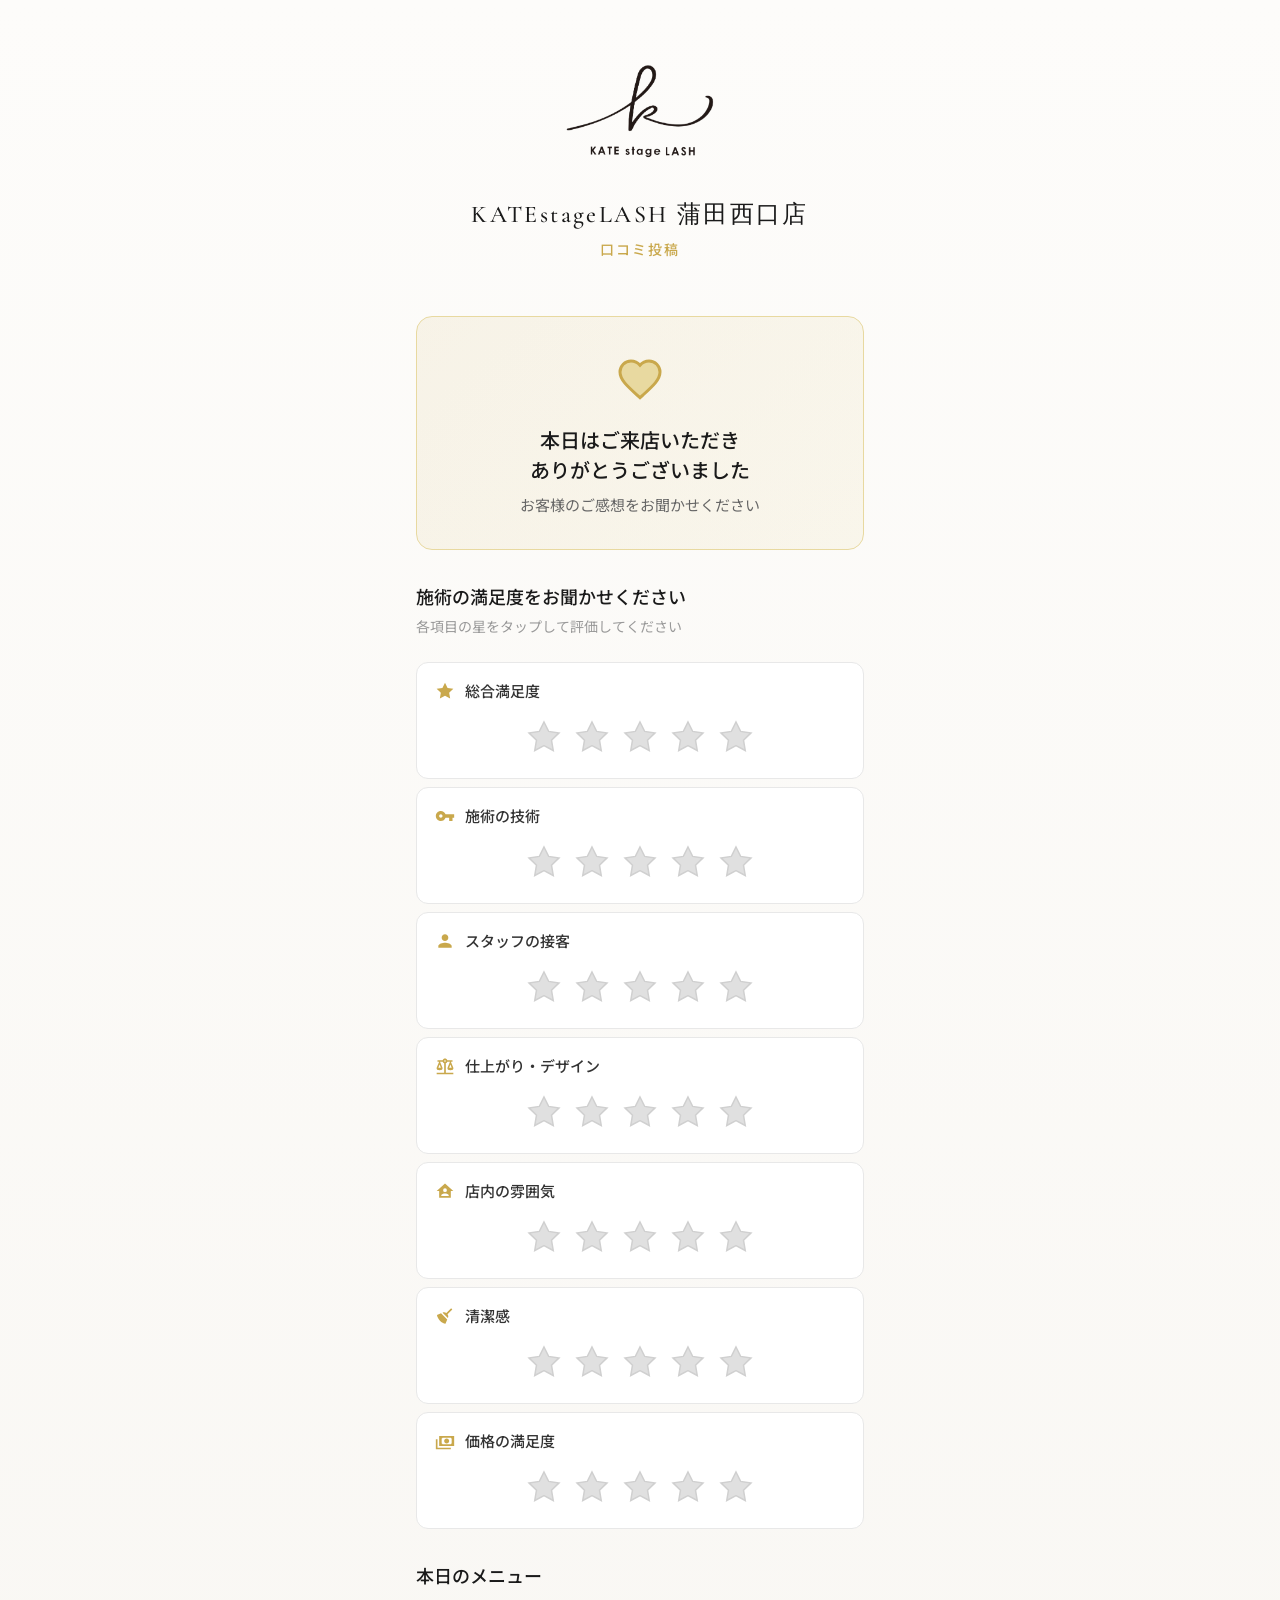
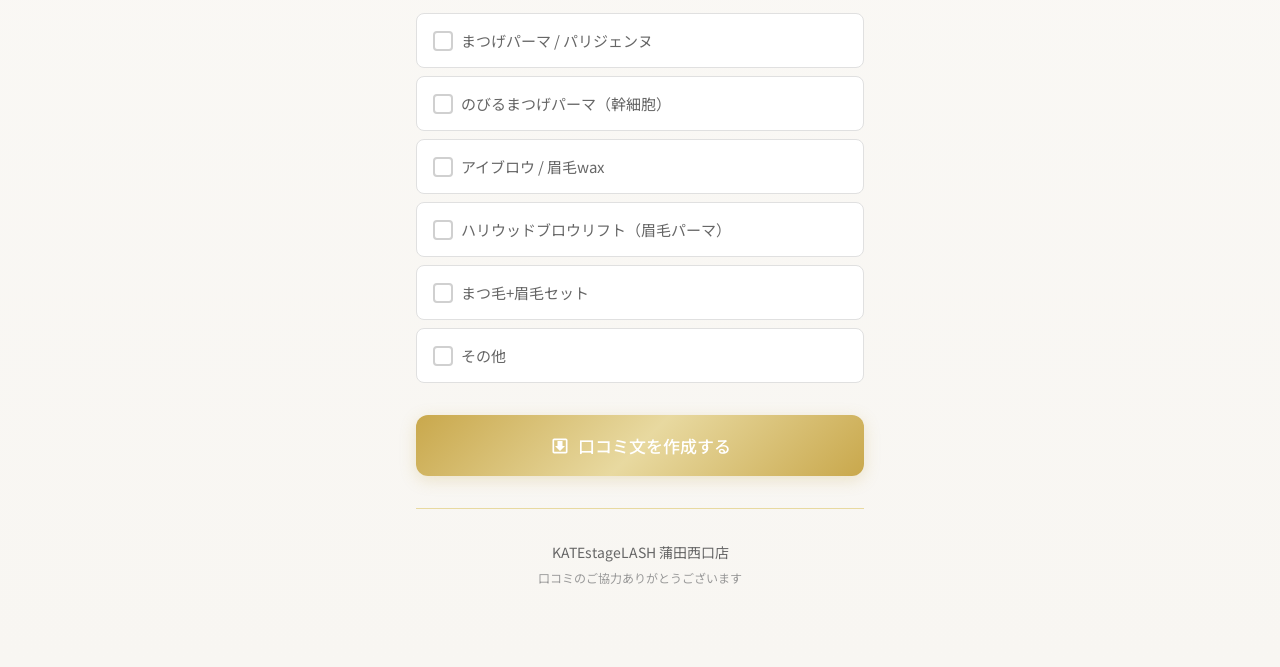
<file: review.html>
<!DOCTYPE html>
<html lang="ja">
<head>
    <meta charset="UTF-8">
    <meta name="viewport" content="width=device-width, initial-scale=1.0, maximum-scale=1.0, user-scalable=no">
    <title>口コミ投稿 | KATEstageLASH 蒲田西口店</title>
    <link rel="stylesheet" href="review-styles.css">
    <link rel="preconnect" href="https://fonts.googleapis.com">
    <link rel="preconnect" href="https://fonts.gstatic.com" crossorigin>
    <link href="https://fonts.googleapis.com/css2?family=Noto+Sans+JP:wght@300;400;500;600&family=Cormorant+Garamond:wght@400;500;600&display=swap" rel="stylesheet">
</head>
<body>
    <div class="container">
        <!-- Header -->
        <header class="header">
            <img src="assets/logo.png" alt="KATEstageLASH" class="logo">
            <h1 class="salon-name">KATEstageLASH 蒲田西口店</h1>
            <p class="header-subtitle">口コミ投稿</p>
        </header>

        <!-- Thank You Message -->
        <div class="thank-you-card">
            <div class="thank-you-icon">
                <svg viewBox="0 0 24 24" fill="none" stroke="currentColor" stroke-width="1.5">
                    <path d="M12 21.35l-1.45-1.32C5.4 15.36 2 12.28 2 8.5 2 5.42 4.42 3 7.5 3c1.74 0 3.41.81 4.5 2.09C13.09 3.81 14.76 3 16.5 3 19.58 3 22 5.42 22 8.5c0 3.78-3.4 6.86-8.55 11.54L12 21.35z"/>
                </svg>
            </div>
            <h2>本日はご来店いただき<br>ありがとうございました</h2>
            <p>お客様のご感想をお聞かせください</p>
        </div>

        <!-- Review Form -->
        <form id="reviewForm" novalidate>

            <!-- Rating Section -->
            <section class="form-section">
                <div class="section-header">
                    <h2 class="section-title">施術の満足度をお聞かせください</h2>
                    <p class="section-desc">各項目の星をタップして評価してください</p>
                </div>

                <!-- Overall Satisfaction -->
                <div class="rating-group">
                    <label class="rating-label">
                        <span class="rating-icon">
                            <svg viewBox="0 0 24 24" fill="currentColor"><path d="M12 2L15.09 8.26L22 9.27L17 14.14L18.18 21.02L12 17.77L5.82 21.02L7 14.14L2 9.27L8.91 8.26L12 2Z"/></svg>
                        </span>
                        総合満足度
                    </label>
                    <div class="star-rating" data-rating="overall">
                        <input type="hidden" name="rating_overall" value="0">
                        <button type="button" class="star" data-value="1" aria-label="1つ星">
                            <svg viewBox="0 0 24 24"><path d="M12 2L15.09 8.26L22 9.27L17 14.14L18.18 21.02L12 17.77L5.82 21.02L7 14.14L2 9.27L8.91 8.26L12 2Z"/></svg>
                        </button>
                        <button type="button" class="star" data-value="2" aria-label="2つ星">
                            <svg viewBox="0 0 24 24"><path d="M12 2L15.09 8.26L22 9.27L17 14.14L18.18 21.02L12 17.77L5.82 21.02L7 14.14L2 9.27L8.91 8.26L12 2Z"/></svg>
                        </button>
                        <button type="button" class="star" data-value="3" aria-label="3つ星">
                            <svg viewBox="0 0 24 24"><path d="M12 2L15.09 8.26L22 9.27L17 14.14L18.18 21.02L12 17.77L5.82 21.02L7 14.14L2 9.27L8.91 8.26L12 2Z"/></svg>
                        </button>
                        <button type="button" class="star" data-value="4" aria-label="4つ星">
                            <svg viewBox="0 0 24 24"><path d="M12 2L15.09 8.26L22 9.27L17 14.14L18.18 21.02L12 17.77L5.82 21.02L7 14.14L2 9.27L8.91 8.26L12 2Z"/></svg>
                        </button>
                        <button type="button" class="star" data-value="5" aria-label="5つ星">
                            <svg viewBox="0 0 24 24"><path d="M12 2L15.09 8.26L22 9.27L17 14.14L18.18 21.02L12 17.77L5.82 21.02L7 14.14L2 9.27L8.91 8.26L12 2Z"/></svg>
                        </button>
                    </div>
                </div>

                <!-- Technique -->
                <div class="rating-group">
                    <label class="rating-label">
                        <span class="rating-icon">
                            <svg viewBox="0 0 24 24" fill="currentColor"><path d="M7 14C5.9 14 5 13.1 5 12S5.9 10 7 10 9 10.9 9 12 8.1 14 7 14M12.65 10C11.83 7.67 9.61 6 7 6C3.69 6 1 8.69 1 12S3.69 18 7 18C9.61 18 11.83 16.33 12.65 14H17V18H21V14H23V10H12.65Z"/></svg>
                        </span>
                        施術の技術
                    </label>
                    <div class="star-rating" data-rating="technique">
                        <input type="hidden" name="rating_technique" value="0">
                        <button type="button" class="star" data-value="1" aria-label="1つ星">
                            <svg viewBox="0 0 24 24"><path d="M12 2L15.09 8.26L22 9.27L17 14.14L18.18 21.02L12 17.77L5.82 21.02L7 14.14L2 9.27L8.91 8.26L12 2Z"/></svg>
                        </button>
                        <button type="button" class="star" data-value="2" aria-label="2つ星">
                            <svg viewBox="0 0 24 24"><path d="M12 2L15.09 8.26L22 9.27L17 14.14L18.18 21.02L12 17.77L5.82 21.02L7 14.14L2 9.27L8.91 8.26L12 2Z"/></svg>
                        </button>
                        <button type="button" class="star" data-value="3" aria-label="3つ星">
                            <svg viewBox="0 0 24 24"><path d="M12 2L15.09 8.26L22 9.27L17 14.14L18.18 21.02L12 17.77L5.82 21.02L7 14.14L2 9.27L8.91 8.26L12 2Z"/></svg>
                        </button>
                        <button type="button" class="star" data-value="4" aria-label="4つ星">
                            <svg viewBox="0 0 24 24"><path d="M12 2L15.09 8.26L22 9.27L17 14.14L18.18 21.02L12 17.77L5.82 21.02L7 14.14L2 9.27L8.91 8.26L12 2Z"/></svg>
                        </button>
                        <button type="button" class="star" data-value="5" aria-label="5つ星">
                            <svg viewBox="0 0 24 24"><path d="M12 2L15.09 8.26L22 9.27L17 14.14L18.18 21.02L12 17.77L5.82 21.02L7 14.14L2 9.27L8.91 8.26L12 2Z"/></svg>
                        </button>
                    </div>
                </div>

                <!-- Staff Service -->
                <div class="rating-group">
                    <label class="rating-label">
                        <span class="rating-icon">
                            <svg viewBox="0 0 24 24" fill="currentColor"><path d="M12 12C14.21 12 16 10.21 16 8S14.21 4 12 4 8 5.79 8 8 9.79 12 12 12M12 14C9.33 14 4 15.34 4 18V20H20V18C20 15.34 14.67 14 12 14Z"/></svg>
                        </span>
                        スタッフの接客
                    </label>
                    <div class="star-rating" data-rating="service">
                        <input type="hidden" name="rating_service" value="0">
                        <button type="button" class="star" data-value="1" aria-label="1つ星">
                            <svg viewBox="0 0 24 24"><path d="M12 2L15.09 8.26L22 9.27L17 14.14L18.18 21.02L12 17.77L5.82 21.02L7 14.14L2 9.27L8.91 8.26L12 2Z"/></svg>
                        </button>
                        <button type="button" class="star" data-value="2" aria-label="2つ星">
                            <svg viewBox="0 0 24 24"><path d="M12 2L15.09 8.26L22 9.27L17 14.14L18.18 21.02L12 17.77L5.82 21.02L7 14.14L2 9.27L8.91 8.26L12 2Z"/></svg>
                        </button>
                        <button type="button" class="star" data-value="3" aria-label="3つ星">
                            <svg viewBox="0 0 24 24"><path d="M12 2L15.09 8.26L22 9.27L17 14.14L18.18 21.02L12 17.77L5.82 21.02L7 14.14L2 9.27L8.91 8.26L12 2Z"/></svg>
                        </button>
                        <button type="button" class="star" data-value="4" aria-label="4つ星">
                            <svg viewBox="0 0 24 24"><path d="M12 2L15.09 8.26L22 9.27L17 14.14L18.18 21.02L12 17.77L5.82 21.02L7 14.14L2 9.27L8.91 8.26L12 2Z"/></svg>
                        </button>
                        <button type="button" class="star" data-value="5" aria-label="5つ星">
                            <svg viewBox="0 0 24 24"><path d="M12 2L15.09 8.26L22 9.27L17 14.14L18.18 21.02L12 17.77L5.82 21.02L7 14.14L2 9.27L8.91 8.26L12 2Z"/></svg>
                        </button>
                    </div>
                </div>

                <!-- Design/Finish -->
                <div class="rating-group">
                    <label class="rating-label">
                        <span class="rating-icon">
                            <svg viewBox="0 0 24 24" fill="currentColor"><path d="M12 3C10.73 3 9.6 3.8 9.18 5H3V7H4.95L2 14C1.53 16 3 17 5.5 17C8 17 9.56 16 9 14L6.05 7H9.17C9.5 7.85 10.15 8.5 11 8.83V20H2V22H22V20H13V8.82C13.85 8.5 14.5 7.85 14.82 7H17.95L15 14C14.53 16 16 17 18.5 17C21 17 22.56 16 22 14L19.05 7H21V5H14.83C14.4 3.8 13.27 3 12 3M12 5C12.55 5 13 5.45 13 6C13 6.55 12.55 7 12 7C11.45 7 11 6.55 11 6C11 5.45 11.45 5 12 5M5.5 10.25L7 14H4L5.5 10.25M18.5 10.25L20 14H17L18.5 10.25Z"/></svg>
                        </span>
                        仕上がり・デザイン
                    </label>
                    <div class="star-rating" data-rating="design">
                        <input type="hidden" name="rating_design" value="0">
                        <button type="button" class="star" data-value="1" aria-label="1つ星">
                            <svg viewBox="0 0 24 24"><path d="M12 2L15.09 8.26L22 9.27L17 14.14L18.18 21.02L12 17.77L5.82 21.02L7 14.14L2 9.27L8.91 8.26L12 2Z"/></svg>
                        </button>
                        <button type="button" class="star" data-value="2" aria-label="2つ星">
                            <svg viewBox="0 0 24 24"><path d="M12 2L15.09 8.26L22 9.27L17 14.14L18.18 21.02L12 17.77L5.82 21.02L7 14.14L2 9.27L8.91 8.26L12 2Z"/></svg>
                        </button>
                        <button type="button" class="star" data-value="3" aria-label="3つ星">
                            <svg viewBox="0 0 24 24"><path d="M12 2L15.09 8.26L22 9.27L17 14.14L18.18 21.02L12 17.77L5.82 21.02L7 14.14L2 9.27L8.91 8.26L12 2Z"/></svg>
                        </button>
                        <button type="button" class="star" data-value="4" aria-label="4つ星">
                            <svg viewBox="0 0 24 24"><path d="M12 2L15.09 8.26L22 9.27L17 14.14L18.18 21.02L12 17.77L5.82 21.02L7 14.14L2 9.27L8.91 8.26L12 2Z"/></svg>
                        </button>
                        <button type="button" class="star" data-value="5" aria-label="5つ星">
                            <svg viewBox="0 0 24 24"><path d="M12 2L15.09 8.26L22 9.27L17 14.14L18.18 21.02L12 17.77L5.82 21.02L7 14.14L2 9.27L8.91 8.26L12 2Z"/></svg>
                        </button>
                    </div>
                </div>

                <!-- Atmosphere -->
                <div class="rating-group">
                    <label class="rating-label">
                        <span class="rating-icon">
                            <svg viewBox="0 0 24 24" fill="currentColor"><path d="M12 3L2 12H5V20H19V12H22L12 3M12 8.75A2.25 2.25 0 0 1 14.25 11A2.25 2.25 0 0 1 12 13.25A2.25 2.25 0 0 1 9.75 11A2.25 2.25 0 0 1 12 8.75M12 15C13.5 15 16.5 15.75 16.5 17.25V18H7.5V17.25C7.5 15.75 10.5 15 12 15Z"/></svg>
                        </span>
                        店内の雰囲気
                    </label>
                    <div class="star-rating" data-rating="atmosphere">
                        <input type="hidden" name="rating_atmosphere" value="0">
                        <button type="button" class="star" data-value="1" aria-label="1つ星">
                            <svg viewBox="0 0 24 24"><path d="M12 2L15.09 8.26L22 9.27L17 14.14L18.18 21.02L12 17.77L5.82 21.02L7 14.14L2 9.27L8.91 8.26L12 2Z"/></svg>
                        </button>
                        <button type="button" class="star" data-value="2" aria-label="2つ星">
                            <svg viewBox="0 0 24 24"><path d="M12 2L15.09 8.26L22 9.27L17 14.14L18.18 21.02L12 17.77L5.82 21.02L7 14.14L2 9.27L8.91 8.26L12 2Z"/></svg>
                        </button>
                        <button type="button" class="star" data-value="3" aria-label="3つ星">
                            <svg viewBox="0 0 24 24"><path d="M12 2L15.09 8.26L22 9.27L17 14.14L18.18 21.02L12 17.77L5.82 21.02L7 14.14L2 9.27L8.91 8.26L12 2Z"/></svg>
                        </button>
                        <button type="button" class="star" data-value="4" aria-label="4つ星">
                            <svg viewBox="0 0 24 24"><path d="M12 2L15.09 8.26L22 9.27L17 14.14L18.18 21.02L12 17.77L5.82 21.02L7 14.14L2 9.27L8.91 8.26L12 2Z"/></svg>
                        </button>
                        <button type="button" class="star" data-value="5" aria-label="5つ星">
                            <svg viewBox="0 0 24 24"><path d="M12 2L15.09 8.26L22 9.27L17 14.14L18.18 21.02L12 17.77L5.82 21.02L7 14.14L2 9.27L8.91 8.26L12 2Z"/></svg>
                        </button>
                    </div>
                </div>

                <!-- Cleanliness -->
                <div class="rating-group">
                    <label class="rating-label">
                        <span class="rating-icon">
                            <svg viewBox="0 0 24 24" fill="currentColor"><path d="M19.36 2.72L20.78 4.14L15.06 9.85C16.13 11.39 16.28 13.24 15.38 14.44L9.06 8.12C10.26 7.22 12.11 7.37 13.65 8.44L19.36 2.72M5.93 17.57C3.92 15.56 2.69 13.16 2.35 10.92L7.23 8.83L14.67 16.27L12.58 21.15C10.34 20.81 7.94 19.58 5.93 17.57Z"/></svg>
                        </span>
                        清潔感
                    </label>
                    <div class="star-rating" data-rating="cleanliness">
                        <input type="hidden" name="rating_cleanliness" value="0">
                        <button type="button" class="star" data-value="1" aria-label="1つ星">
                            <svg viewBox="0 0 24 24"><path d="M12 2L15.09 8.26L22 9.27L17 14.14L18.18 21.02L12 17.77L5.82 21.02L7 14.14L2 9.27L8.91 8.26L12 2Z"/></svg>
                        </button>
                        <button type="button" class="star" data-value="2" aria-label="2つ星">
                            <svg viewBox="0 0 24 24"><path d="M12 2L15.09 8.26L22 9.27L17 14.14L18.18 21.02L12 17.77L5.82 21.02L7 14.14L2 9.27L8.91 8.26L12 2Z"/></svg>
                        </button>
                        <button type="button" class="star" data-value="3" aria-label="3つ星">
                            <svg viewBox="0 0 24 24"><path d="M12 2L15.09 8.26L22 9.27L17 14.14L18.18 21.02L12 17.77L5.82 21.02L7 14.14L2 9.27L8.91 8.26L12 2Z"/></svg>
                        </button>
                        <button type="button" class="star" data-value="4" aria-label="4つ星">
                            <svg viewBox="0 0 24 24"><path d="M12 2L15.09 8.26L22 9.27L17 14.14L18.18 21.02L12 17.77L5.82 21.02L7 14.14L2 9.27L8.91 8.26L12 2Z"/></svg>
                        </button>
                        <button type="button" class="star" data-value="5" aria-label="5つ星">
                            <svg viewBox="0 0 24 24"><path d="M12 2L15.09 8.26L22 9.27L17 14.14L18.18 21.02L12 17.77L5.82 21.02L7 14.14L2 9.27L8.91 8.26L12 2Z"/></svg>
                        </button>
                    </div>
                </div>

                <!-- Price -->
                <div class="rating-group">
                    <label class="rating-label">
                        <span class="rating-icon">
                            <svg viewBox="0 0 24 24" fill="currentColor"><path d="M5 6H23V18H5V6M14 9C15.66 9 17 10.34 17 12C17 13.66 15.66 15 14 15C12.34 15 11 13.66 11 12C11 10.34 12.34 9 14 9M9 8C9 8.55 8.55 9 8 9V15C8.55 15 9 15.45 9 16H19C19 15.45 19.45 15 20 15V9C19.45 9 19 8.55 19 8H9M1 10H3V20H19V22H1V10Z"/></svg>
                        </span>
                        価格の満足度
                    </label>
                    <div class="star-rating" data-rating="price">
                        <input type="hidden" name="rating_price" value="0">
                        <button type="button" class="star" data-value="1" aria-label="1つ星">
                            <svg viewBox="0 0 24 24"><path d="M12 2L15.09 8.26L22 9.27L17 14.14L18.18 21.02L12 17.77L5.82 21.02L7 14.14L2 9.27L8.91 8.26L12 2Z"/></svg>
                        </button>
                        <button type="button" class="star" data-value="2" aria-label="2つ星">
                            <svg viewBox="0 0 24 24"><path d="M12 2L15.09 8.26L22 9.27L17 14.14L18.18 21.02L12 17.77L5.82 21.02L7 14.14L2 9.27L8.91 8.26L12 2Z"/></svg>
                        </button>
                        <button type="button" class="star" data-value="3" aria-label="3つ星">
                            <svg viewBox="0 0 24 24"><path d="M12 2L15.09 8.26L22 9.27L17 14.14L18.18 21.02L12 17.77L5.82 21.02L7 14.14L2 9.27L8.91 8.26L12 2Z"/></svg>
                        </button>
                        <button type="button" class="star" data-value="4" aria-label="4つ星">
                            <svg viewBox="0 0 24 24"><path d="M12 2L15.09 8.26L22 9.27L17 14.14L18.18 21.02L12 17.77L5.82 21.02L7 14.14L2 9.27L8.91 8.26L12 2Z"/></svg>
                        </button>
                        <button type="button" class="star" data-value="5" aria-label="5つ星">
                            <svg viewBox="0 0 24 24"><path d="M12 2L15.09 8.26L22 9.27L17 14.14L18.18 21.02L12 17.77L5.82 21.02L7 14.14L2 9.27L8.91 8.26L12 2Z"/></svg>
                        </button>
                    </div>
                </div>
            </section>

            <!-- Menu Selection -->
            <section class="form-section">
                <div class="section-header">
                    <h2 class="section-title">本日のメニュー</h2>
                </div>

                <div class="form-group">
                    <div class="checkbox-group">
                        <label class="checkbox-item">
                            <input type="checkbox" name="menu" value="まつげパーマ">
                            <span class="checkbox-custom"></span>
                            <span class="checkbox-label">まつげパーマ / パリジェンヌ</span>
                        </label>
                        <label class="checkbox-item">
                            <input type="checkbox" name="menu" value="のびるまつげパーマ">
                            <span class="checkbox-custom"></span>
                            <span class="checkbox-label">のびるまつげパーマ（幹細胞）</span>
                        </label>
                        <label class="checkbox-item">
                            <input type="checkbox" name="menu" value="アイブロウ">
                            <span class="checkbox-custom"></span>
                            <span class="checkbox-label">アイブロウ / 眉毛wax</span>
                        </label>
                        <label class="checkbox-item">
                            <input type="checkbox" name="menu" value="ハリウッドブロウリフト">
                            <span class="checkbox-custom"></span>
                            <span class="checkbox-label">ハリウッドブロウリフト（眉毛パーマ）</span>
                        </label>
                        <label class="checkbox-item">
                            <input type="checkbox" name="menu" value="セットメニュー">
                            <span class="checkbox-custom"></span>
                            <span class="checkbox-label">まつ毛+眉毛セット</span>
                        </label>
                        <label class="checkbox-item">
                            <input type="checkbox" name="menu" value="その他">
                            <span class="checkbox-custom"></span>
                            <span class="checkbox-label">その他</span>
                        </label>
                    </div>
                </div>
            </section>

            <!-- Generate Review Button -->
            <section class="form-section">
                <button type="button" class="btn btn-generate" id="generateReviewBtn">
                    <span class="btn-icon">
                        <svg viewBox="0 0 24 24" fill="currentColor"><path d="M19 3H5C3.9 3 3 3.9 3 5V19C3 20.1 3.9 21 5 21H19C20.1 21 21 20.1 21 19V5C21 3.9 20.1 3 19 3M19 19H5V5H19V19M12 18L6 12H9V6H15V12H18L12 18Z"/></svg>
                    </span>
                    口コミ文を作成する
                </button>
            </section>

            <!-- Review Text Section (Hidden initially) -->
            <section class="form-section review-section" id="reviewSection" style="display: none;">
                <div class="section-header">
                    <h2 class="section-title">口コミ文</h2>
                    <p class="section-desc">自由に編集してください</p>
                </div>

                <!-- Loading State -->
                <div class="loading-container" id="reviewLoading" style="display: none;">
                    <div class="loading-spinner-small"></div>
                    <p>口コミ文を作成中...</p>
                </div>

                <!-- Review Textarea -->
                <div class="form-group" id="reviewTextGroup" style="display: none;">
                    <textarea
                        name="review_text"
                        id="reviewText"
                        class="review-textarea"
                        placeholder="口コミ文がここに表示されます..."
                        rows="8"
                    ></textarea>
                    <div class="char-count">
                        <span id="charCount">0</span> 文字
                    </div>
                </div>

                <!-- Action Buttons -->
                <div class="action-buttons" id="actionButtons" style="display: none;">
                    <button type="button" class="btn btn-regenerate" id="regenerateBtn">
                        <svg viewBox="0 0 24 24" fill="currentColor"><path d="M17.65 6.35C16.2 4.9 14.21 4 12 4C7.58 4 4.01 7.58 4.01 12S7.58 20 12 20C15.73 20 18.84 17.45 19.73 14H17.65C16.83 16.33 14.61 18 12 18C8.69 18 6 15.31 6 12S8.69 6 12 6C13.66 6 15.14 6.69 16.22 7.78L13 11H20V4L17.65 6.35Z"/></svg>
                        再生成
                    </button>
                    <button type="button" class="btn btn-copy" id="copyBtn">
                        <svg viewBox="0 0 24 24" fill="currentColor"><path d="M19 21H8V7H19M19 5H8C6.9 5 6 5.9 6 7V21C6 22.1 6.9 23 8 23H19C20.1 23 21 22.1 21 21V7C21 5.9 20.1 5 19 5M16 1H4C2.9 1 2 1.9 2 3V17H4V3H16V1Z"/></svg>
                        コピー
                    </button>
                </div>

                <!-- Copy Success Message -->
                <div class="copy-success" id="copySuccess" style="display: none;">
                    <svg viewBox="0 0 24 24" fill="currentColor"><path d="M21 7L9 19L3.5 13.5L4.91 12.09L9 16.17L19.59 5.59L21 7Z"/></svg>
                    コピーしました！
                </div>

                <!-- Submit to Google Review -->
                <div class="google-review-container" id="googleReviewContainer" style="display: none;">
                    <div class="divider">
                        <span>Google口コミへ投稿</span>
                    </div>
                    <p class="google-review-desc">
                        上の口コミ文をコピーして、Google口コミに貼り付けてください
                    </p>
                    <a href="https://g.page/r/CawIWPvYFL2vEBM/review" target="_blank" class="btn btn-google" id="googleReviewBtn">
                        <svg viewBox="0 0 24 24" fill="currentColor">
                            <path d="M12.545,10.239v3.821h5.445c-0.712,2.315-2.647,3.972-5.445,3.972c-3.332,0-6.033-2.701-6.033-6.032s2.701-6.032,6.033-6.032c1.498,0,2.866,0.549,3.921,1.453l2.814-2.814C17.503,2.988,15.139,2,12.545,2C7.021,2,2.543,6.477,2.543,12s4.478,10,10.002,10c8.396,0,10.249-7.85,9.426-11.748L12.545,10.239z"/>
                        </svg>
                        Google口コミを開く
                    </a>
                </div>
            </section>

        </form>

        <!-- Footer -->
        <footer class="footer">
            <p>KATEstageLASH 蒲田西口店</p>
            <p class="footer-small">口コミのご協力ありがとうございます</p>
        </footer>

    </div>

    <!-- Loading Overlay -->
    <div class="loading-overlay" id="loadingOverlay">
        <div class="loading-spinner"></div>
        <p>処理中...</p>
    </div>

    <!-- Toast Message -->
    <div class="toast" id="toast"></div>

    <script src="review.js"></script>
</body>
</html>
</file>
<file: styles.css>
/* ========================================
   KATEstageLASH Web Questionnaire
   Corporate Color: Gold (#C9A84C)
   ======================================== */

/* CSS Variables */
:root {
    /* Brand Colors */
    --gold-primary: #C9A84C;
    --gold-light: #E8D9A0;
    --gold-dark: #9A7B30;
    --gold-gradient: linear-gradient(135deg, #C9A84C 0%, #E8D9A0 50%, #C9A84C 100%);

    /* Neutral Colors */
    --black: #1A1A1A;
    --dark-gray: #333333;
    --medium-gray: #666666;
    --light-gray: #999999;
    --pale-gray: #F5F5F5;
    --white: #FFFFFF;

    /* Functional Colors */
    --error: #D64545;
    --success: #4CAF50;
    --warning: #FF9800;

    /* Typography */
    --font-primary: 'Noto Sans JP', -apple-system, BlinkMacSystemFont, sans-serif;
    --font-accent: 'Cormorant Garamond', serif;

    /* Spacing */
    --spacing-xs: 4px;
    --spacing-sm: 8px;
    --spacing-md: 16px;
    --spacing-lg: 24px;
    --spacing-xl: 32px;
    --spacing-xxl: 48px;

    /* Border Radius */
    --radius-sm: 4px;
    --radius-md: 8px;
    --radius-lg: 12px;
    --radius-full: 50%;

    /* Shadows */
    --shadow-sm: 0 1px 3px rgba(0, 0, 0, 0.08);
    --shadow-md: 0 4px 12px rgba(0, 0, 0, 0.1);
    --shadow-lg: 0 8px 24px rgba(0, 0, 0, 0.12);

    /* Transitions */
    --transition-fast: 0.15s ease;
    --transition-normal: 0.25s ease;
    --transition-slow: 0.4s ease;
}

/* Reset & Base */
*, *::before, *::after {
    box-sizing: border-box;
    margin: 0;
    padding: 0;
}

html {
    font-size: 16px;
    -webkit-text-size-adjust: 100%;
}

body {
    font-family: var(--font-primary);
    font-weight: 400;
    line-height: 1.6;
    color: var(--dark-gray);
    background: linear-gradient(180deg, #FDFCFA 0%, #F8F6F2 100%);
    min-height: 100vh;
    -webkit-font-smoothing: antialiased;
    -moz-osx-font-smoothing: grayscale;
}

/* Container */
.container {
    max-width: 480px;
    margin: 0 auto;
    padding: var(--spacing-md);
    padding-bottom: var(--spacing-xxl);
}

/* Header */
.header {
    text-align: center;
    padding: var(--spacing-xl) 0;
    margin-bottom: var(--spacing-lg);
}

.logo {
    max-width: 180px;
    height: auto;
    margin-bottom: var(--spacing-md);
}

.salon-name {
    font-family: var(--font-accent);
    font-size: 1.5rem;
    font-weight: 500;
    color: var(--black);
    letter-spacing: 0.1em;
    margin-bottom: var(--spacing-xs);
}

.header-subtitle {
    font-size: 0.875rem;
    color: var(--gold-primary);
    font-weight: 500;
    letter-spacing: 0.15em;
    text-transform: uppercase;
}

/* Progress Bar */
.progress-container {
    margin-bottom: var(--spacing-xl);
}

.progress-bar {
    height: 3px;
    background-color: var(--pale-gray);
    border-radius: var(--radius-full);
    overflow: hidden;
}

.progress-fill {
    height: 100%;
    background: var(--gold-gradient);
    border-radius: var(--radius-full);
    transition: width var(--transition-slow);
    width: 10%;
}

.progress-text {
    text-align: right;
    font-size: 0.75rem;
    color: var(--light-gray);
    margin-top: var(--spacing-xs);
}

/* Form Sections */
.form-section {
    display: none;
    animation: fadeIn var(--transition-normal);
}

.form-section.active {
    display: block;
}

@keyframes fadeIn {
    from {
        opacity: 0;
        transform: translateY(10px);
    }
    to {
        opacity: 1;
        transform: translateY(0);
    }
}

.section-header {
    margin-bottom: var(--spacing-xl);
    padding-bottom: var(--spacing-md);
    border-bottom: 1px solid var(--gold-light);
}

.section-number {
    display: block;
    font-family: var(--font-accent);
    font-size: 0.875rem;
    color: var(--gold-primary);
    letter-spacing: 0.1em;
    margin-bottom: var(--spacing-xs);
}

.section-title {
    font-size: 1.25rem;
    font-weight: 500;
    color: var(--black);
}

/* Form Groups */
.form-group {
    margin-bottom: var(--spacing-lg);
}

.form-label {
    display: block;
    font-size: 0.9375rem;
    font-weight: 500;
    color: var(--dark-gray);
    margin-bottom: var(--spacing-sm);
}

.form-label.required::after {
    content: ' *';
    color: var(--gold-primary);
}

/* Text Inputs & Selects */
.form-input,
.form-select {
    width: 100%;
    padding: 14px 16px;
    font-size: 1rem;
    font-family: var(--font-primary);
    color: var(--dark-gray);
    background-color: var(--white);
    border: 1px solid #E0E0E0;
    border-radius: var(--radius-md);
    transition: all var(--transition-fast);
    -webkit-appearance: none;
    appearance: none;
}

.form-input:focus,
.form-select:focus {
    outline: none;
    border-color: var(--gold-primary);
    box-shadow: 0 0 0 3px rgba(201, 168, 76, 0.15);
}

.form-input::placeholder {
    color: var(--light-gray);
}

.form-select {
    background-image: url("data:image/svg+xml,%3Csvg xmlns='http://www.w3.org/2000/svg' width='12' height='12' viewBox='0 0 12 12'%3E%3Cpath fill='%23666666' d='M6 8L1 3h10z'/%3E%3C/svg%3E");
    background-repeat: no-repeat;
    background-position: right 16px center;
    padding-right: 40px;
}

/* Date Picker Group */
.date-picker-group {
    display: grid;
    grid-template-columns: 1.2fr 1fr 1fr;
    gap: var(--spacing-sm);
}

.date-picker-group .form-select {
    padding: 14px 12px;
    padding-right: 32px;
    background-position: right 10px center;
}

/* Radio & Checkbox Groups - 2 Column Button Layout */
.radio-group,
.checkbox-group {
    display: grid;
    grid-template-columns: repeat(2, 1fr);
    gap: var(--spacing-sm);
}

/* Single column for long text items */
.radio-group.single-column,
.checkbox-group.single-column {
    grid-template-columns: 1fr;
}

.radio-item,
.checkbox-item {
    display: flex;
    align-items: center;
    justify-content: center;
    gap: var(--spacing-xs);
    padding: 12px 10px;
    background-color: var(--white);
    border: 2px solid #E0E0E0;
    border-radius: var(--radius-md);
    cursor: pointer;
    transition: all var(--transition-fast);
    text-align: center;
    min-height: 48px;
}

.radio-item:hover,
.checkbox-item:hover {
    border-color: var(--gold-light);
    background-color: #FDFCFA;
}

.radio-item input,
.checkbox-item input {
    position: absolute;
    opacity: 0;
    pointer-events: none;
}

.radio-item input:checked + .radio-custom,
.checkbox-item input:checked + .checkbox-custom {
    border-color: var(--gold-primary);
    background-color: var(--gold-primary);
}

.radio-item input:checked ~ .radio-label,
.checkbox-item input:checked ~ .checkbox-label {
    color: var(--white);
    font-weight: 500;
}

.radio-item:has(input:checked),
.checkbox-item:has(input:checked) {
    border-color: var(--gold-primary);
    background: var(--gold-gradient);
    box-shadow: 0 2px 8px rgba(201, 168, 76, 0.3);
}

/* Hide radio/checkbox custom indicators for button style */
.radio-custom,
.checkbox-custom {
    display: none;
}

/* Show checkbox indicator for multiple selection */
.checkbox-group .checkbox-custom {
    display: block;
    flex-shrink: 0;
}

/* Radio Custom */
.radio-custom {
    flex-shrink: 0;
    width: 20px;
    height: 20px;
    border: 2px solid #D0D0D0;
    border-radius: var(--radius-full);
    transition: all var(--transition-fast);
    position: relative;
}

.radio-custom::after {
    content: '';
    position: absolute;
    top: 50%;
    left: 50%;
    transform: translate(-50%, -50%) scale(0);
    width: 8px;
    height: 8px;
    background-color: var(--white);
    border-radius: var(--radius-full);
    transition: transform var(--transition-fast);
}

.radio-item input:checked + .radio-custom::after {
    transform: translate(-50%, -50%) scale(1);
}

/* Checkbox Custom */
.checkbox-custom {
    flex-shrink: 0;
    width: 20px;
    height: 20px;
    border: 2px solid #D0D0D0;
    border-radius: var(--radius-sm);
    transition: all var(--transition-fast);
    position: relative;
}

.checkbox-custom::after {
    content: '';
    position: absolute;
    top: 2px;
    left: 6px;
    width: 5px;
    height: 10px;
    border: solid var(--white);
    border-width: 0 2px 2px 0;
    transform: rotate(45deg) scale(0);
    transition: transform var(--transition-fast);
}

.checkbox-item input:checked + .checkbox-custom::after {
    transform: rotate(45deg) scale(1);
}

.radio-label,
.checkbox-label {
    font-size: 0.875rem;
    color: var(--medium-gray);
    line-height: 1.3;
    word-break: break-word;
}

/* Checkbox label keeps color when checked */
.checkbox-item:has(input:checked) .checkbox-label {
    color: var(--dark-gray);
}

.checkbox-item:has(input:checked) {
    background: rgba(201, 168, 76, 0.1);
    border-color: var(--gold-primary);
    box-shadow: none;
}

/* Highlight Item (SNS Consent) */
.highlight-item {
    border-color: var(--gold-primary);
    background: linear-gradient(135deg, rgba(201, 168, 76, 0.08) 0%, rgba(232, 217, 160, 0.08) 100%);
}

.highlight-item .radio-label {
    display: flex;
    align-items: center;
    gap: var(--spacing-sm);
    flex-wrap: wrap;
}

.highlight-text {
    font-weight: 600;
    color: var(--gold-dark);
}

.discount-badge {
    display: inline-block;
    padding: 4px 10px;
    background: var(--gold-gradient);
    color: var(--white);
    font-size: 0.75rem;
    font-weight: 600;
    border-radius: var(--radius-full);
    letter-spacing: 0.05em;
}

/* Conditional Fields */
.conditional-field {
    animation: slideDown var(--transition-normal);
}

@keyframes slideDown {
    from {
        opacity: 0;
        transform: translateY(-10px);
    }
    to {
        opacity: 1;
        transform: translateY(0);
    }
}

/* Consent Box */
.consent-box {
    background-color: var(--pale-gray);
    border-radius: var(--radius-md);
    padding: var(--spacing-md);
}

.consent-box .consent-item {
    background-color: var(--white);
    border: 2px solid #D0D0D0;
    border-radius: var(--radius-md);
    padding: var(--spacing-md);
    margin-bottom: var(--spacing-sm);
    justify-content: flex-start;
}

.consent-box .consent-item:last-child {
    margin-bottom: 0;
}

.consent-box .consent-item:hover {
    border-color: var(--gold-light);
    background-color: #FDFCFA;
}

/* Show checkbox indicator in consent box */
.consent-box .checkbox-custom {
    display: flex !important;
    width: 24px;
    height: 24px;
    border: 2px solid var(--gold-primary);
    border-radius: var(--radius-sm);
    background-color: var(--white);
    align-items: center;
    justify-content: center;
    flex-shrink: 0;
    margin-right: var(--spacing-sm);
}

.consent-box .checkbox-custom::after {
    content: '';
    width: 6px;
    height: 12px;
    border: solid var(--white);
    border-width: 0 3px 3px 0;
    transform: rotate(45deg) scale(0);
    transition: transform var(--transition-fast);
    position: static;
    top: auto;
    left: auto;
}

.consent-box .consent-item input:checked + .checkbox-custom {
    background-color: var(--gold-primary);
    border-color: var(--gold-primary);
}

.consent-box .consent-item input:checked + .checkbox-custom::after {
    transform: rotate(45deg) scale(1);
}

.consent-box .consent-item:has(input:checked) {
    border-color: var(--gold-primary);
    background-color: rgba(201, 168, 76, 0.05);
    box-shadow: none;
}

.consent-box .checkbox-label {
    font-size: 0.9375rem;
    color: var(--dark-gray);
    text-align: left;
}

.consent-description {
    font-size: 0.875rem;
    color: var(--gold-dark);
    margin-bottom: var(--spacing-md);
    font-weight: 500;
}

/* Review Choice Styling */
.review-yes-item {
    border-color: var(--gold-primary);
    background: linear-gradient(135deg, rgba(201, 168, 76, 0.1) 0%, rgba(232, 217, 160, 0.1) 100%);
    position: relative;
}

.review-yes-item .radio-label {
    display: flex;
    align-items: center;
    gap: var(--spacing-sm);
    flex-wrap: wrap;
    justify-content: center;
}

.review-yes-text {
    font-weight: 600;
    color: var(--gold-dark);
}

.review-discount-badge {
    display: inline-block;
    padding: 4px 10px;
    background: linear-gradient(135deg, #D64545 0%, #FF6B6B 100%);
    color: var(--white);
    font-size: 0.75rem;
    font-weight: 700;
    border-radius: var(--radius-full);
    letter-spacing: 0.02em;
    animation: badgePulse 2s ease-in-out infinite;
}

@keyframes badgePulse {
    0%, 100% {
        transform: scale(1);
    }
    50% {
        transform: scale(1.05);
    }
}

.review-yes-item:has(input:checked) {
    background: var(--gold-gradient);
}

.review-yes-item:has(input:checked) .review-yes-text {
    color: var(--white);
}

.review-yes-item:has(input:checked) .review-discount-badge {
    background: var(--white);
    color: var(--gold-dark);
}

/* Info Box */
.info-box {
    background-color: rgba(201, 168, 76, 0.1);
    border-left: 3px solid var(--gold-primary);
    padding: var(--spacing-md);
    margin-bottom: var(--spacing-md);
    border-radius: 0 var(--radius-md) var(--radius-md) 0;
}

.info-box p {
    font-size: 0.875rem;
    color: var(--medium-gray);
    line-height: 1.6;
}

.info-box.warning {
    background-color: rgba(255, 152, 0, 0.1);
    border-left-color: var(--warning);
}

/* Sub Text */
.sub-text {
    font-size: 0.8125rem;
    color: var(--light-gray);
    padding-left: var(--spacing-md);
}

/* Signature Pad */
.signature-container {
    position: relative;
}

.signature-pad {
    width: 100%;
    height: 200px;
    background-color: var(--white);
    border: 2px dashed #D0D0D0;
    border-radius: var(--radius-md);
    cursor: crosshair;
    touch-action: none;
}

.signature-pad:focus {
    outline: none;
    border-color: var(--gold-primary);
}

.btn-clear-signature {
    position: absolute;
    top: var(--spacing-sm);
    right: var(--spacing-sm);
    padding: 6px 12px;
    font-size: 0.75rem;
    background-color: var(--white);
    color: var(--medium-gray);
    border: 1px solid #E0E0E0;
    border-radius: var(--radius-sm);
    cursor: pointer;
    transition: all var(--transition-fast);
}

.btn-clear-signature:hover {
    background-color: var(--pale-gray);
}

/* Buttons */
.button-group {
    display: flex;
    gap: var(--spacing-sm);
    margin-top: var(--spacing-xl);
}

.btn {
    flex: 1;
    padding: 16px 24px;
    font-family: var(--font-primary);
    font-size: 1rem;
    font-weight: 500;
    border: none;
    border-radius: var(--radius-md);
    cursor: pointer;
    transition: all var(--transition-fast);
}

.btn-prev {
    background-color: var(--white);
    color: var(--medium-gray);
    border: 1px solid #E0E0E0;
}

.btn-prev:hover {
    background-color: var(--pale-gray);
}

.btn-next,
.btn-submit {
    background: var(--gold-gradient);
    color: var(--white);
    box-shadow: 0 4px 12px rgba(201, 168, 76, 0.3);
}

.btn-next:hover,
.btn-submit:hover {
    transform: translateY(-1px);
    box-shadow: 0 6px 16px rgba(201, 168, 76, 0.4);
}

.btn-next:active,
.btn-submit:active {
    transform: translateY(0);
}

/* Modal */
.modal {
    display: none;
    position: fixed;
    top: 0;
    left: 0;
    width: 100%;
    height: 100%;
    background-color: rgba(0, 0, 0, 0.5);
    z-index: 1000;
    align-items: center;
    justify-content: center;
    padding: var(--spacing-md);
}

.modal.active {
    display: flex;
}

.modal-content {
    background-color: var(--white);
    border-radius: var(--radius-lg);
    max-width: 480px;
    width: 100%;
    max-height: 80vh;
    display: flex;
    flex-direction: column;
    animation: modalSlideUp var(--transition-normal);
}

@keyframes modalSlideUp {
    from {
        opacity: 0;
        transform: translateY(20px);
    }
    to {
        opacity: 1;
        transform: translateY(0);
    }
}

.modal-header {
    padding: var(--spacing-lg);
    border-bottom: 1px solid var(--pale-gray);
}

.modal-header h3 {
    font-size: 1.125rem;
    font-weight: 500;
    color: var(--black);
}

.modal-body {
    padding: var(--spacing-lg);
    overflow-y: auto;
    flex: 1;
}

.modal-footer {
    padding: var(--spacing-lg);
    border-top: 1px solid var(--pale-gray);
    display: flex;
    gap: var(--spacing-sm);
}

.modal-footer .btn {
    flex: 1;
}

.btn-secondary {
    background-color: var(--white);
    color: var(--medium-gray);
    border: 1px solid #E0E0E0;
}

.btn-secondary:hover {
    background-color: var(--pale-gray);
}

.btn-primary {
    background: var(--gold-gradient);
    color: var(--white);
}

/* Confirmation Content */
.confirmation-section {
    margin-bottom: var(--spacing-lg);
}

.confirmation-section:last-child {
    margin-bottom: 0;
}

.confirmation-section h4 {
    font-size: 0.875rem;
    font-weight: 500;
    color: var(--gold-dark);
    margin-bottom: var(--spacing-sm);
    padding-bottom: var(--spacing-xs);
    border-bottom: 1px solid var(--gold-light);
}

.confirmation-item {
    display: flex;
    padding: var(--spacing-xs) 0;
    font-size: 0.875rem;
}

.confirmation-item .label {
    flex-shrink: 0;
    width: 120px;
    color: var(--light-gray);
}

.confirmation-item .value {
    color: var(--dark-gray);
    word-break: break-word;
}

/* Success Modal */
.success-modal {
    text-align: center;
    padding: var(--spacing-xxl);
}

.success-icon {
    width: 80px;
    height: 80px;
    margin: 0 auto var(--spacing-lg);
    background: var(--gold-gradient);
    border-radius: var(--radius-full);
    display: flex;
    align-items: center;
    justify-content: center;
}

.success-icon svg {
    width: 40px;
    height: 40px;
    color: var(--white);
}

.success-modal h3 {
    font-size: 1.25rem;
    font-weight: 500;
    color: var(--black);
    margin-bottom: var(--spacing-sm);
}

.success-modal p {
    font-size: 0.9375rem;
    color: var(--medium-gray);
    line-height: 1.6;
}

/* Loading Overlay */
.loading-overlay {
    display: none;
    position: fixed;
    top: 0;
    left: 0;
    width: 100%;
    height: 100%;
    background-color: rgba(255, 255, 255, 0.9);
    z-index: 2000;
    align-items: center;
    justify-content: center;
    flex-direction: column;
}

.loading-overlay.active {
    display: flex;
}

.loading-spinner {
    width: 48px;
    height: 48px;
    border: 3px solid var(--gold-light);
    border-top-color: var(--gold-primary);
    border-radius: var(--radius-full);
    animation: spin 1s linear infinite;
}

@keyframes spin {
    to {
        transform: rotate(360deg);
    }
}

.loading-overlay p {
    margin-top: var(--spacing-md);
    font-size: 0.9375rem;
    color: var(--medium-gray);
}

/* Error States */
.form-input.error,
.form-select.error {
    border-color: var(--error);
}

.error-message {
    display: none;
    font-size: 0.8125rem;
    color: var(--error);
    margin-top: var(--spacing-xs);
}

.form-group.has-error .error-message {
    display: block;
}

/* Responsive Adjustments */
@media (max-width: 375px) {
    .container {
        padding: var(--spacing-sm);
    }

    .salon-name {
        font-size: 1.25rem;
    }

    .section-title {
        font-size: 1.125rem;
    }

    .form-input,
    .form-select,
    .radio-item,
    .checkbox-item {
        padding: 12px 14px;
    }

    .btn {
        padding: 14px 20px;
    }

    .date-picker-group {
        grid-template-columns: 1fr;
    }
}

/* Safe Area for iOS */
@supports (padding-bottom: env(safe-area-inset-bottom)) {
    .container {
        padding-bottom: calc(var(--spacing-xxl) + env(safe-area-inset-bottom));
    }
}

/* Coupon Modal */
.coupon-modal {
    text-align: center;
    padding: var(--spacing-md);
    background: linear-gradient(135deg, #FFFEF5 0%, #FFF9E6 100%);
    max-height: 90vh;
    overflow-y: auto;
}

.coupon-container {
    position: relative;
    background: var(--white);
    border: 3px dashed var(--gold-primary);
    border-radius: var(--radius-lg);
    padding: var(--spacing-lg);
    margin: var(--spacing-md) 0;
}

.coupon-badge {
    position: absolute;
    top: -12px;
    left: 50%;
    transform: translateX(-50%);
    background: var(--gold-gradient);
    color: var(--white);
    padding: 6px 16px;
    border-radius: var(--radius-full);
    font-size: 0.7rem;
    font-weight: 600;
    letter-spacing: 0.1em;
    white-space: nowrap;
}

.coupon-discount {
    font-family: var(--font-accent);
    font-size: 3rem;
    font-weight: 600;
    color: var(--gold-dark);
    line-height: 1;
    margin: var(--spacing-sm) 0;
}

.coupon-discount span {
    font-size: 1.5rem;
}

.coupon-title {
    font-size: 1rem;
    font-weight: 600;
    color: var(--black);
    margin-bottom: var(--spacing-xs);
}

.coupon-description {
    font-size: 0.8125rem;
    color: var(--medium-gray);
    margin-bottom: var(--spacing-sm);
}

.coupon-validity {
    font-size: 0.7rem;
    color: var(--light-gray);
    padding-top: var(--spacing-sm);
    border-top: 1px solid var(--pale-gray);
}

.coupon-code {
    display: inline-block;
    background: var(--pale-gray);
    padding: 6px 12px;
    border-radius: var(--radius-sm);
    font-family: monospace;
    font-size: 0.875rem;
    font-weight: 600;
    color: var(--gold-dark);
    letter-spacing: 0.1em;
    margin: var(--spacing-xs) 0;
}

.coupon-instruction {
    background: rgba(201, 168, 76, 0.1);
    border-radius: var(--radius-md);
    padding: var(--spacing-sm);
    margin-top: var(--spacing-md);
}

.coupon-instruction p {
    font-size: 0.8125rem;
    color: var(--medium-gray);
    margin: 0;
}

.coupon-instruction strong {
    color: var(--gold-dark);
}

.btn-close-coupon {
    margin-top: var(--spacing-md);
    background: var(--gold-gradient);
    color: var(--white);
    border: none;
    padding: 12px 24px;
    border-radius: var(--radius-md);
    font-size: 0.9375rem;
    font-weight: 500;
    cursor: pointer;
    transition: all var(--transition-fast);
}

.btn-close-coupon:hover {
    transform: translateY(-1px);
    box-shadow: 0 4px 12px rgba(201, 168, 76, 0.4);
}

/* Coupon Modal Responsive */
@media (max-height: 700px) {
    .coupon-modal {
        padding: var(--spacing-sm);
    }

    .coupon-container {
        padding: var(--spacing-md);
        margin: var(--spacing-sm) 0;
    }

    .coupon-discount {
        font-size: 2.5rem;
    }

    .coupon-discount span {
        font-size: 1.25rem;
    }

    .coupon-instruction {
        padding: var(--spacing-xs);
    }

    .coupon-instruction p {
        font-size: 0.75rem;
    }
}

@media (max-width: 375px) {
    .coupon-modal {
        padding: var(--spacing-sm);
    }

    .coupon-discount {
        font-size: 2.5rem;
    }

    .coupon-discount span {
        font-size: 1.25rem;
    }

    .coupon-badge {
        font-size: 0.625rem;
        padding: 4px 12px;
    }
}

/* Next Input Highlight - Strong Emphasis */
.form-group.next-input {
    position: relative;
    animation: pulseHighlight 1.5s ease-in-out infinite;
    background-color: rgba(201, 168, 76, 0.1);
    border-radius: var(--radius-md);
    padding: var(--spacing-md);
    margin-left: -16px;
    margin-right: -16px;
    padding-left: 16px;
    padding-right: 16px;
    border-left: 4px solid var(--gold-primary);
    box-shadow: 0 0 20px rgba(201, 168, 76, 0.3);
}

.form-group.next-input::before {
    content: '▶ 入力してください';
    position: absolute;
    right: var(--spacing-sm);
    top: var(--spacing-sm);
    color: var(--white);
    background: var(--gold-gradient);
    font-size: 0.7rem;
    font-weight: 600;
    padding: 4px 10px;
    border-radius: var(--radius-full);
    animation: bounceScale 1s ease-in-out infinite;
}

@keyframes pulseHighlight {
    0%, 100% {
        background-color: rgba(201, 168, 76, 0.1);
        box-shadow: 0 0 20px rgba(201, 168, 76, 0.3);
    }
    50% {
        background-color: rgba(201, 168, 76, 0.2);
        box-shadow: 0 0 30px rgba(201, 168, 76, 0.5);
    }
}

@keyframes bounceScale {
    0%, 100% {
        transform: scale(1);
    }
    50% {
        transform: scale(1.05);
    }
}

/* Section Complete - Strong Button Emphasis */
.button-group.section-complete .btn-next,
.button-group.section-complete .btn-submit {
    animation: buttonPulse 1s ease-in-out infinite;
    transform: scale(1.08);
    box-shadow: 0 8px 30px rgba(201, 168, 76, 0.6);
    position: relative;
}

.button-group.section-complete .btn-next::before,
.button-group.section-complete .btn-submit::before {
    content: '✓ 入力完了！';
    position: absolute;
    top: -28px;
    left: 50%;
    transform: translateX(-50%);
    background: linear-gradient(135deg, #4CAF50 0%, #81C784 100%);
    color: white;
    font-size: 0.7rem;
    font-weight: 600;
    padding: 4px 12px;
    border-radius: var(--radius-full);
    white-space: nowrap;
    animation: bounceDown 0.8s ease-in-out infinite;
}

@keyframes buttonPulse {
    0%, 100% {
        box-shadow: 0 8px 30px rgba(201, 168, 76, 0.6);
        transform: scale(1.08);
    }
    50% {
        box-shadow: 0 12px 40px rgba(201, 168, 76, 0.8);
        transform: scale(1.12);
    }
}

@keyframes bounceDown {
    0%, 100% {
        transform: translateX(-50%) translateY(0);
    }
    50% {
        transform: translateX(-50%) translateY(3px);
    }
}

/* Print Styles */
@media print {
    .progress-container,
    .button-group,
    .modal {
        display: none !important;
    }

    .form-section {
        display: block !important;
        page-break-inside: avoid;
    }
}
</file>
<file: review-styles.css>
/* ========================================
   KATEstageLASH Review Form
   Corporate Color: Gold (#C9A84C)
   ======================================== */

/* CSS Variables */
:root {
    /* Brand Colors */
    --gold-primary: #C9A84C;
    --gold-light: #E8D9A0;
    --gold-dark: #9A7B30;
    --gold-gradient: linear-gradient(135deg, #C9A84C 0%, #E8D9A0 50%, #C9A84C 100%);
    --gold-shimmer: linear-gradient(135deg, #D4AF37 0%, #F5E6A3 25%, #C9A84C 50%, #F5E6A3 75%, #D4AF37 100%);

    /* Neutral Colors */
    --black: #1A1A1A;
    --dark-gray: #333333;
    --medium-gray: #666666;
    --light-gray: #999999;
    --pale-gray: #F5F5F5;
    --white: #FFFFFF;

    /* Functional Colors */
    --error: #D64545;
    --success: #4CAF50;
    --warning: #FF9800;
    --google-blue: #4285F4;

    /* Typography */
    --font-primary: 'Noto Sans JP', -apple-system, BlinkMacSystemFont, sans-serif;
    --font-accent: 'Cormorant Garamond', serif;

    /* Spacing */
    --spacing-xs: 4px;
    --spacing-sm: 8px;
    --spacing-md: 16px;
    --spacing-lg: 24px;
    --spacing-xl: 32px;
    --spacing-xxl: 48px;

    /* Border Radius */
    --radius-sm: 4px;
    --radius-md: 8px;
    --radius-lg: 12px;
    --radius-xl: 16px;
    --radius-full: 50%;

    /* Shadows */
    --shadow-sm: 0 1px 3px rgba(0, 0, 0, 0.08);
    --shadow-md: 0 4px 12px rgba(0, 0, 0, 0.1);
    --shadow-lg: 0 8px 24px rgba(0, 0, 0, 0.12);
    --shadow-gold: 0 4px 16px rgba(201, 168, 76, 0.25);

    /* Transitions */
    --transition-fast: 0.15s ease;
    --transition-normal: 0.25s ease;
    --transition-slow: 0.4s ease;
}

/* Reset & Base */
*, *::before, *::after {
    box-sizing: border-box;
    margin: 0;
    padding: 0;
}

html {
    font-size: 16px;
    -webkit-text-size-adjust: 100%;
}

body {
    font-family: var(--font-primary);
    font-weight: 400;
    line-height: 1.6;
    color: var(--dark-gray);
    background: linear-gradient(180deg, #FDFCFA 0%, #F8F6F2 100%);
    min-height: 100vh;
    -webkit-font-smoothing: antialiased;
    -moz-osx-font-smoothing: grayscale;
}

/* Container */
.container {
    max-width: 480px;
    margin: 0 auto;
    padding: var(--spacing-md);
    padding-bottom: var(--spacing-xxl);
}

/* Header */
.header {
    text-align: center;
    padding: var(--spacing-xl) 0;
    margin-bottom: var(--spacing-lg);
}

.logo {
    max-width: 180px;
    height: auto;
    margin-bottom: var(--spacing-md);
}

.salon-name {
    font-family: var(--font-accent);
    font-size: 1.5rem;
    font-weight: 500;
    color: var(--black);
    letter-spacing: 0.1em;
    margin-bottom: var(--spacing-xs);
}

.header-subtitle {
    font-size: 0.875rem;
    color: var(--gold-primary);
    font-weight: 500;
    letter-spacing: 0.15em;
    text-transform: uppercase;
}

/* Thank You Card */
.thank-you-card {
    background: linear-gradient(135deg, rgba(201, 168, 76, 0.1) 0%, rgba(232, 217, 160, 0.15) 100%);
    border: 1px solid var(--gold-light);
    border-radius: var(--radius-xl);
    padding: var(--spacing-xl);
    text-align: center;
    margin-bottom: var(--spacing-xl);
}

.thank-you-icon {
    width: 60px;
    height: 60px;
    margin: 0 auto var(--spacing-md);
    display: flex;
    align-items: center;
    justify-content: center;
}

.thank-you-icon svg {
    width: 48px;
    height: 48px;
    color: var(--gold-primary);
    fill: var(--gold-light);
    stroke: var(--gold-primary);
}

.thank-you-card h2 {
    font-size: 1.25rem;
    font-weight: 500;
    color: var(--black);
    margin-bottom: var(--spacing-sm);
    line-height: 1.5;
}

.thank-you-card p {
    font-size: 0.9375rem;
    color: var(--medium-gray);
}

/* Form Sections */
.form-section {
    margin-bottom: var(--spacing-xl);
}

.section-header {
    margin-bottom: var(--spacing-lg);
}

.section-title {
    font-size: 1.125rem;
    font-weight: 500;
    color: var(--black);
    margin-bottom: var(--spacing-xs);
}

.section-desc {
    font-size: 0.875rem;
    color: var(--light-gray);
}

/* Rating Groups */
.rating-group {
    background-color: var(--white);
    border: 1px solid #E8E8E8;
    border-radius: var(--radius-lg);
    padding: var(--spacing-md);
    margin-bottom: var(--spacing-sm);
    transition: all var(--transition-fast);
}

.rating-group:hover {
    border-color: var(--gold-light);
}

.rating-group.rated {
    border-color: var(--gold-primary);
    background: linear-gradient(135deg, rgba(201, 168, 76, 0.03) 0%, rgba(232, 217, 160, 0.05) 100%);
}

.rating-label {
    display: flex;
    align-items: center;
    gap: var(--spacing-sm);
    font-size: 0.9375rem;
    font-weight: 500;
    color: var(--dark-gray);
    margin-bottom: var(--spacing-sm);
}

.rating-icon {
    display: flex;
    align-items: center;
    justify-content: center;
    width: 24px;
    height: 24px;
}

.rating-icon svg {
    width: 20px;
    height: 20px;
    color: var(--gold-primary);
}

/* Star Rating */
.star-rating {
    display: flex;
    gap: var(--spacing-xs);
    justify-content: center;
    padding-top: var(--spacing-xs);
}

.star {
    background: none;
    border: none;
    padding: 4px;
    cursor: pointer;
    transition: transform var(--transition-fast);
    -webkit-tap-highlight-color: transparent;
}

.star:hover {
    transform: scale(1.15);
}

.star:active {
    transform: scale(0.95);
}

.star svg {
    width: 36px;
    height: 36px;
    fill: #E0E0E0;
    stroke: #D0D0D0;
    stroke-width: 1;
    transition: all var(--transition-fast);
}

.star.active svg {
    fill: var(--gold-primary);
    stroke: var(--gold-dark);
    filter: drop-shadow(0 2px 4px rgba(201, 168, 76, 0.3));
}

.star.hover svg {
    fill: var(--gold-light);
    stroke: var(--gold-primary);
}

/* Form Groups */
.form-group {
    margin-bottom: var(--spacing-lg);
}

/* Checkbox Group */
.checkbox-group {
    display: flex;
    flex-direction: column;
    gap: var(--spacing-sm);
}

.checkbox-item {
    display: flex;
    align-items: center;
    gap: var(--spacing-sm);
    padding: var(--spacing-md);
    background-color: var(--white);
    border: 1px solid #E0E0E0;
    border-radius: var(--radius-md);
    cursor: pointer;
    transition: all var(--transition-fast);
}

.checkbox-item:hover {
    border-color: var(--gold-light);
    background-color: #FDFCFA;
}

.checkbox-item input {
    position: absolute;
    opacity: 0;
    pointer-events: none;
}

.checkbox-item input:checked + .checkbox-custom {
    border-color: var(--gold-primary);
    background-color: var(--gold-primary);
}

.checkbox-item input:checked ~ .checkbox-label {
    color: var(--black);
}

.checkbox-item:has(input:checked) {
    border-color: var(--gold-primary);
    background: linear-gradient(135deg, rgba(201, 168, 76, 0.05) 0%, rgba(232, 217, 160, 0.08) 100%);
}

.checkbox-custom {
    flex-shrink: 0;
    width: 20px;
    height: 20px;
    border: 2px solid #D0D0D0;
    border-radius: var(--radius-sm);
    transition: all var(--transition-fast);
    position: relative;
}

.checkbox-custom::after {
    content: '';
    position: absolute;
    top: 2px;
    left: 6px;
    width: 5px;
    height: 10px;
    border: solid var(--white);
    border-width: 0 2px 2px 0;
    transform: rotate(45deg) scale(0);
    transition: transform var(--transition-fast);
}

.checkbox-item input:checked + .checkbox-custom::after {
    transform: rotate(45deg) scale(1);
}

.checkbox-label {
    font-size: 0.9375rem;
    color: var(--medium-gray);
    line-height: 1.4;
}

/* Buttons */
.btn {
    display: flex;
    align-items: center;
    justify-content: center;
    gap: var(--spacing-sm);
    width: 100%;
    padding: var(--spacing-md) var(--spacing-lg);
    font-family: var(--font-primary);
    font-size: 1rem;
    font-weight: 500;
    border: none;
    border-radius: var(--radius-lg);
    cursor: pointer;
    transition: all var(--transition-fast);
    -webkit-tap-highlight-color: transparent;
}

.btn-icon {
    display: flex;
    align-items: center;
    justify-content: center;
}

.btn-icon svg {
    width: 20px;
    height: 20px;
}

.btn-generate {
    background: var(--gold-gradient);
    color: var(--white);
    box-shadow: var(--shadow-gold);
    padding: 18px var(--spacing-lg);
    font-size: 1.0625rem;
}

.btn-generate:hover {
    transform: translateY(-2px);
    box-shadow: 0 6px 20px rgba(201, 168, 76, 0.35);
}

.btn-generate:active {
    transform: translateY(0);
}

.btn-generate:disabled {
    opacity: 0.6;
    cursor: not-allowed;
    transform: none;
}

/* Review Section */
.review-section {
    animation: fadeIn var(--transition-normal);
}

@keyframes fadeIn {
    from {
        opacity: 0;
        transform: translateY(10px);
    }
    to {
        opacity: 1;
        transform: translateY(0);
    }
}

/* Loading Container */
.loading-container {
    display: flex;
    flex-direction: column;
    align-items: center;
    justify-content: center;
    padding: var(--spacing-xl);
    color: var(--medium-gray);
}

.loading-spinner-small {
    width: 32px;
    height: 32px;
    border: 3px solid var(--gold-light);
    border-top-color: var(--gold-primary);
    border-radius: var(--radius-full);
    animation: spin 1s linear infinite;
    margin-bottom: var(--spacing-md);
}

@keyframes spin {
    to {
        transform: rotate(360deg);
    }
}

/* Review Textarea */
.review-textarea {
    width: 100%;
    padding: var(--spacing-md);
    font-family: var(--font-primary);
    font-size: 1rem;
    line-height: 1.7;
    color: var(--dark-gray);
    background-color: var(--white);
    border: 1px solid #E0E0E0;
    border-radius: var(--radius-lg);
    resize: vertical;
    min-height: 200px;
    transition: all var(--transition-fast);
}

.review-textarea:focus {
    outline: none;
    border-color: var(--gold-primary);
    box-shadow: 0 0 0 3px rgba(201, 168, 76, 0.15);
}

.review-textarea::placeholder {
    color: var(--light-gray);
}

.char-count {
    text-align: right;
    font-size: 0.8125rem;
    color: var(--light-gray);
    margin-top: var(--spacing-xs);
}

/* Action Buttons */
.action-buttons {
    display: flex;
    gap: var(--spacing-sm);
    margin-top: var(--spacing-md);
}

.btn-regenerate,
.btn-copy {
    flex: 1;
    padding: var(--spacing-md);
    background-color: var(--white);
    color: var(--medium-gray);
    border: 1px solid #E0E0E0;
    border-radius: var(--radius-md);
}

.btn-regenerate:hover,
.btn-copy:hover {
    background-color: var(--pale-gray);
    border-color: var(--gold-light);
    color: var(--dark-gray);
}

.btn-regenerate svg,
.btn-copy svg {
    width: 18px;
    height: 18px;
}

/* Copy Success */
.copy-success {
    display: flex;
    align-items: center;
    justify-content: center;
    gap: var(--spacing-xs);
    padding: var(--spacing-md);
    background-color: rgba(76, 175, 80, 0.1);
    color: var(--success);
    border-radius: var(--radius-md);
    margin-top: var(--spacing-md);
    animation: fadeIn var(--transition-fast);
}

.copy-success svg {
    width: 20px;
    height: 20px;
}

/* Divider */
.divider {
    display: flex;
    align-items: center;
    text-align: center;
    margin: var(--spacing-xl) 0 var(--spacing-lg);
}

.divider::before,
.divider::after {
    content: '';
    flex: 1;
    height: 1px;
    background: linear-gradient(90deg, transparent, var(--gold-light), transparent);
}

.divider span {
    padding: 0 var(--spacing-md);
    font-size: 0.875rem;
    font-weight: 500;
    color: var(--gold-dark);
}

/* Google Review Container */
.google-review-container {
    animation: fadeIn var(--transition-normal);
}

.google-review-desc {
    text-align: center;
    font-size: 0.875rem;
    color: var(--medium-gray);
    margin-bottom: var(--spacing-lg);
    line-height: 1.6;
}

.btn-google {
    background: var(--google-blue);
    color: var(--white);
    text-decoration: none;
    box-shadow: 0 4px 12px rgba(66, 133, 244, 0.3);
}

.btn-google:hover {
    background: #3367D6;
    transform: translateY(-2px);
    box-shadow: 0 6px 16px rgba(66, 133, 244, 0.4);
}

.btn-google svg {
    width: 20px;
    height: 20px;
}

/* Footer */
.footer {
    text-align: center;
    padding: var(--spacing-xl) 0;
    border-top: 1px solid var(--gold-light);
    margin-top: var(--spacing-xl);
}

.footer p {
    font-size: 0.875rem;
    color: var(--medium-gray);
}

.footer-small {
    font-size: 0.75rem !important;
    color: var(--light-gray) !important;
    margin-top: var(--spacing-xs);
}

/* Loading Overlay */
.loading-overlay {
    display: none;
    position: fixed;
    top: 0;
    left: 0;
    width: 100%;
    height: 100%;
    background-color: rgba(255, 255, 255, 0.95);
    z-index: 2000;
    align-items: center;
    justify-content: center;
    flex-direction: column;
}

.loading-overlay.active {
    display: flex;
}

.loading-spinner {
    width: 48px;
    height: 48px;
    border: 3px solid var(--gold-light);
    border-top-color: var(--gold-primary);
    border-radius: var(--radius-full);
    animation: spin 1s linear infinite;
}

.loading-overlay p {
    margin-top: var(--spacing-md);
    font-size: 0.9375rem;
    color: var(--medium-gray);
}

/* Toast Message */
.toast {
    position: fixed;
    bottom: 100px;
    left: 50%;
    transform: translateX(-50%) translateY(100px);
    background-color: var(--dark-gray);
    color: var(--white);
    padding: var(--spacing-md) var(--spacing-lg);
    border-radius: var(--radius-lg);
    font-size: 0.9375rem;
    opacity: 0;
    visibility: hidden;
    transition: all var(--transition-normal);
    z-index: 3000;
    box-shadow: var(--shadow-lg);
}

.toast.show {
    transform: translateX(-50%) translateY(0);
    opacity: 1;
    visibility: visible;
}

/* Responsive Adjustments */
@media (max-width: 375px) {
    .container {
        padding: var(--spacing-sm);
    }

    .salon-name {
        font-size: 1.25rem;
    }

    .thank-you-card {
        padding: var(--spacing-lg);
    }

    .thank-you-card h2 {
        font-size: 1.125rem;
    }

    .star svg {
        width: 30px;
        height: 30px;
    }

    .rating-group {
        padding: var(--spacing-sm) var(--spacing-md);
    }

    .btn-generate {
        padding: var(--spacing-md);
    }

    .review-textarea {
        min-height: 180px;
    }
}

/* Safe Area for iOS */
@supports (padding-bottom: env(safe-area-inset-bottom)) {
    .container {
        padding-bottom: calc(var(--spacing-xxl) + env(safe-area-inset-bottom));
    }

    .toast {
        bottom: calc(100px + env(safe-area-inset-bottom));
    }
}

/* High Contrast Mode */
@media (prefers-contrast: high) {
    .star svg {
        stroke-width: 2;
    }

    .btn-generate {
        border: 2px solid var(--gold-dark);
    }
}

/* Reduced Motion */
@media (prefers-reduced-motion: reduce) {
    *,
    *::before,
    *::after {
        animation-duration: 0.01ms !important;
        animation-iteration-count: 1 !important;
        transition-duration: 0.01ms !important;
    }
}
</file>
